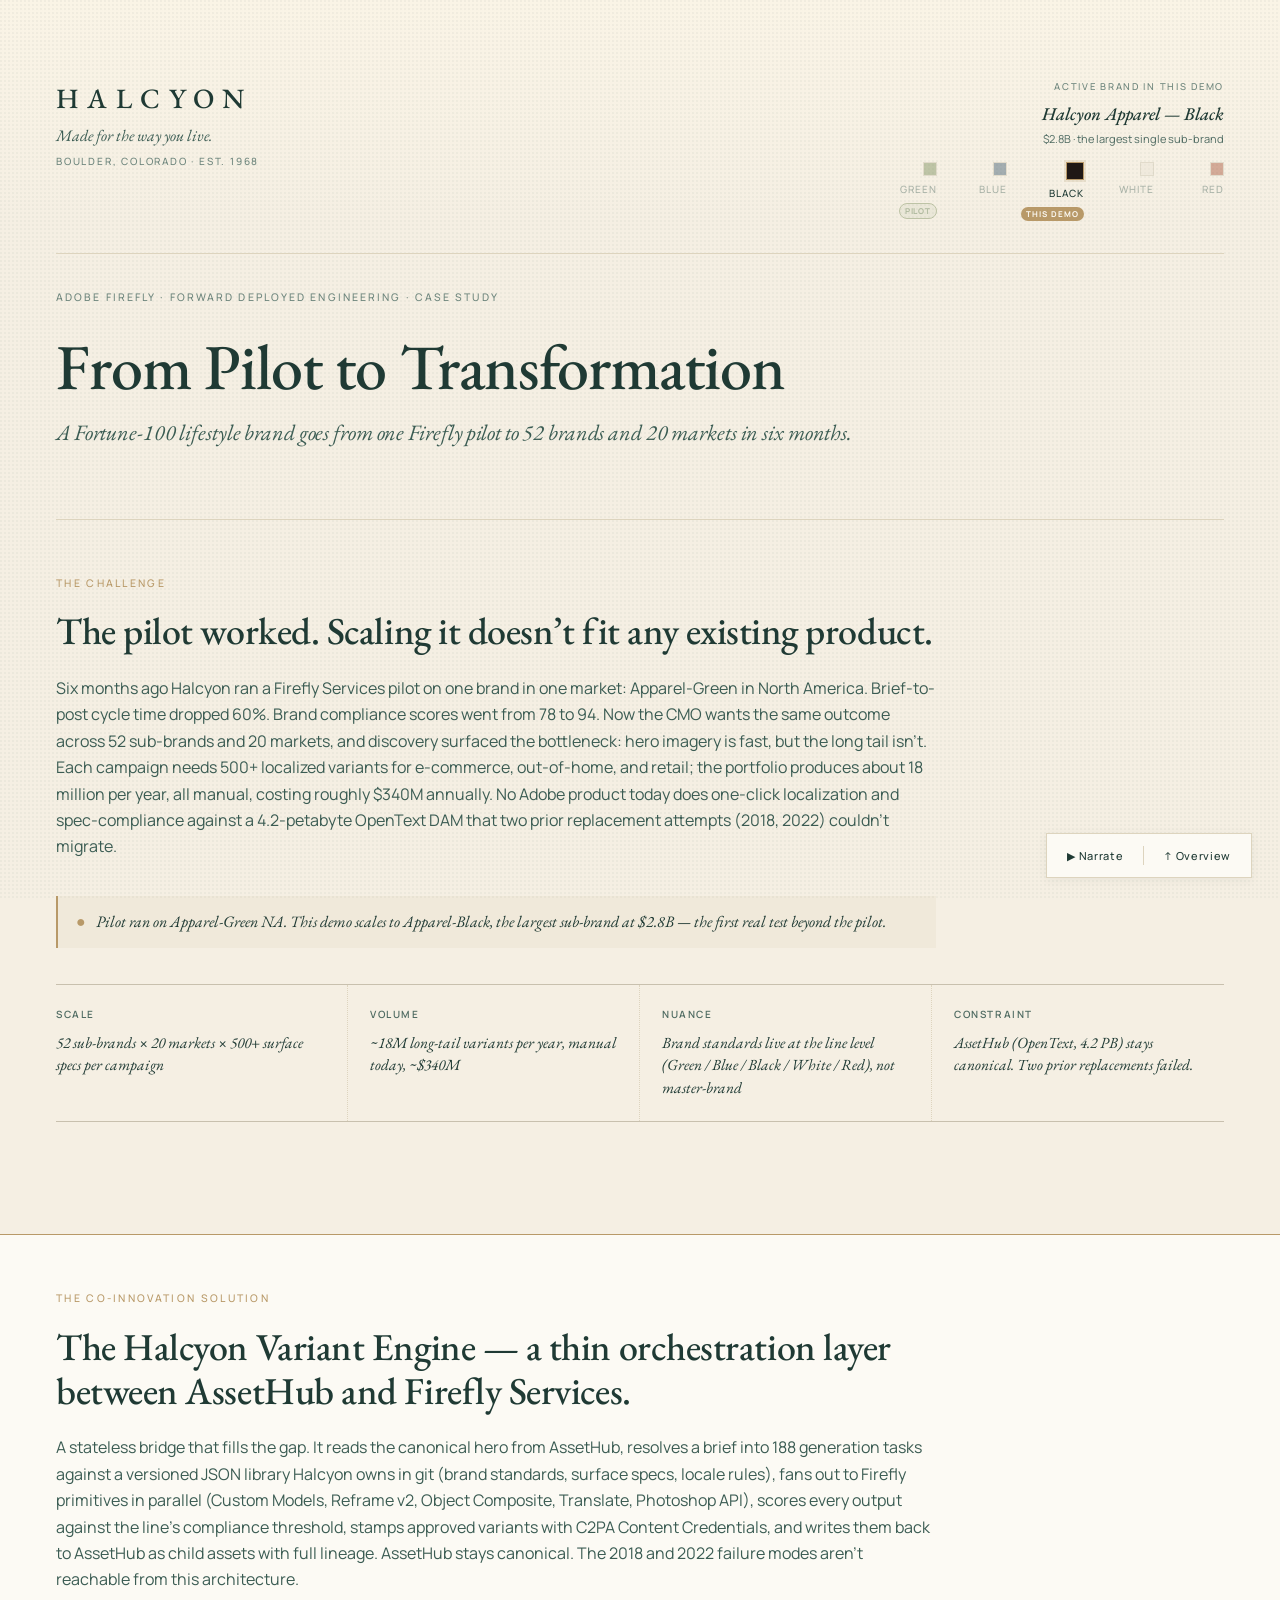
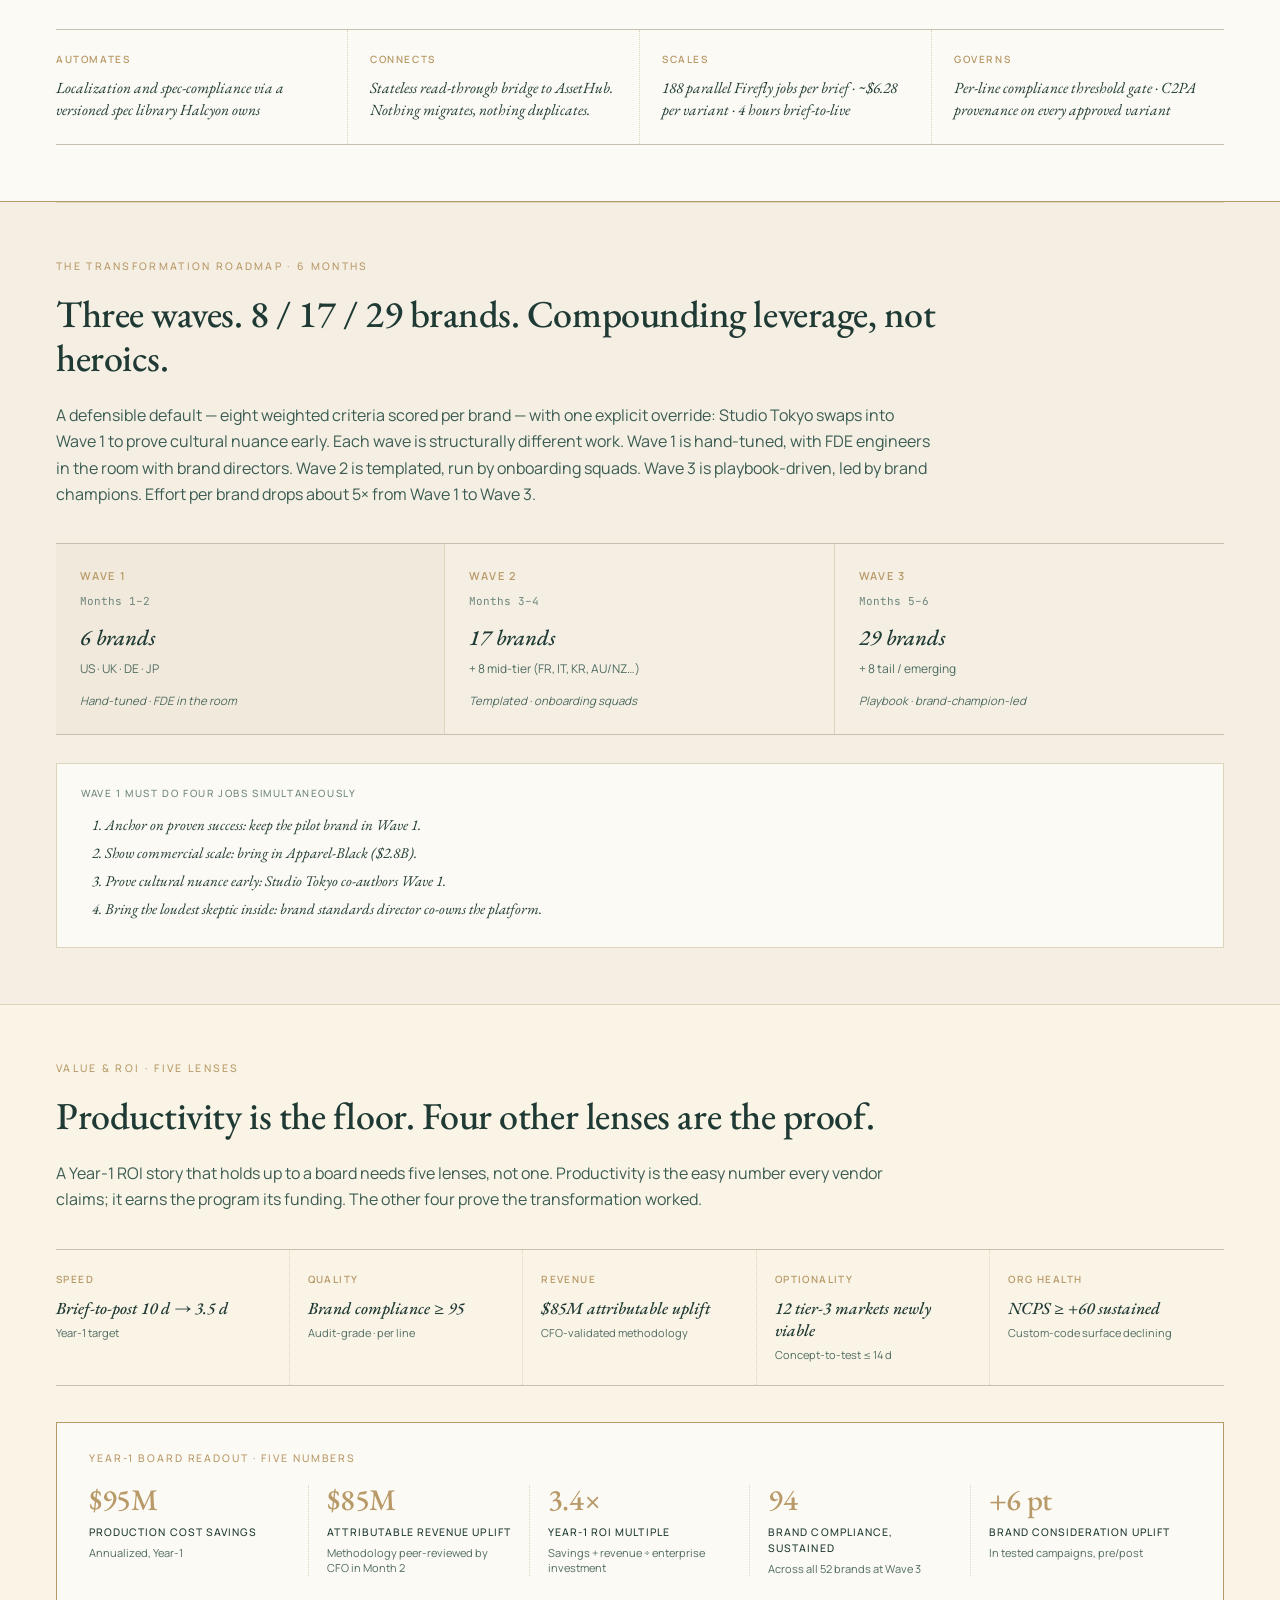
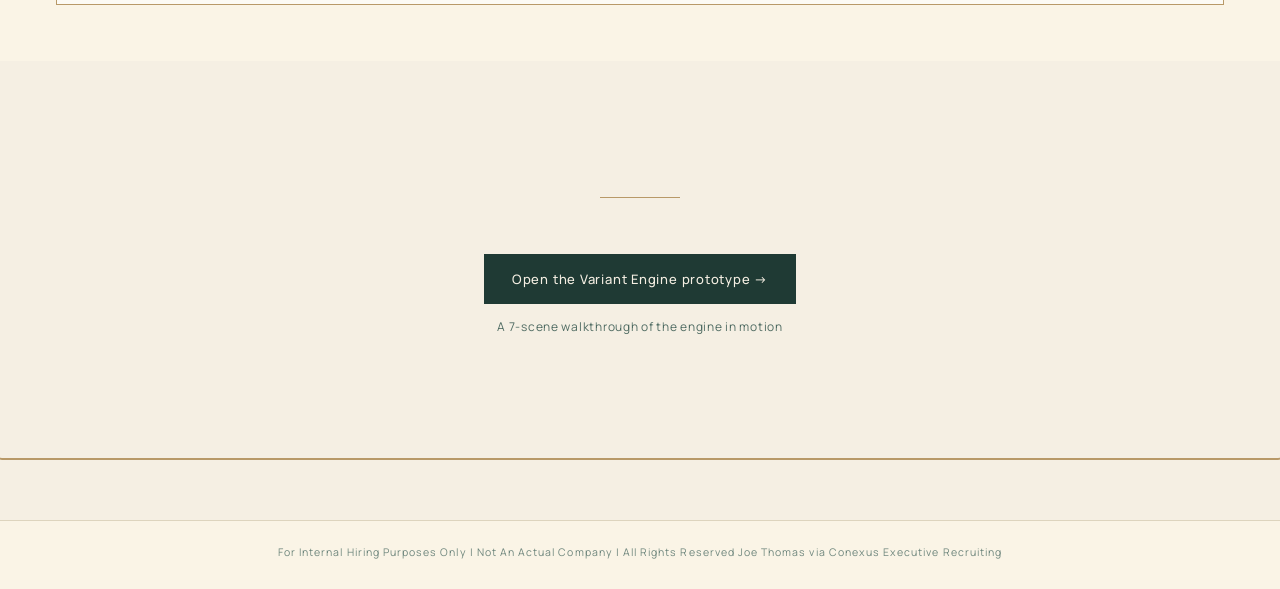
<file: index.html>
<!doctype html>
<html lang="en">
<head>
<meta charset="utf-8" />
<meta name="viewport" content="width=device-width, initial-scale=1" />
<meta name="description" content="The Halcyon Variant Engine — a Forward Deployed Engineering case study prototype showing how one brief becomes 188 brand-compliant, locale-aware variants in four hours.">
<meta name="theme-color" content="#1F3A34">
<title>From Pilot to Transformation · The Halcyon Variant Engine</title>

<link rel="preconnect" href="https://fonts.googleapis.com">
<link rel="preconnect" href="https://fonts.gstatic.com" crossorigin>
<link rel="preload" as="style" href="https://fonts.googleapis.com/css2?family=EB+Garamond:ital,wght@0,400;0,500;1,400;1,500&family=Manrope:wght@300;400;500;600&family=JetBrains+Mono:wght@400;500&family=Noto+Serif+JP:wght@400;500;700&family=Noto+Sans+JP:wght@400;500&family=Source+Sans+3:wght@400;500;600;700&display=swap">
<link rel="stylesheet" href="https://fonts.googleapis.com/css2?family=EB+Garamond:ital,wght@0,400;0,500;1,400;1,500&family=Manrope:wght@300;400;500;600&family=JetBrains+Mono:wght@400;500&family=Noto+Serif+JP:wght@400;500;700&family=Noto+Sans+JP:wght@400;500&family=Source+Sans+3:wght@400;500;600;700&display=swap">

<link rel="stylesheet" href="./style.css">
</head>
<body>

<a href="#main-content" class="skip-link">Skip to main content</a>

<main id="main-content">
  <!-- Act 0 — Challenge + Solution overview (pre-page) -->
  <section id="act-0" class="act act--0" aria-labelledby="a0-main-title" tabindex="-1"></section>

  <!-- Act 1 — Workflow Overview Page -->
  <section id="act-1" class="act act--1 hidden" aria-label="Variant Engine workflow overview" tabindex="-1"></section>

  <!-- Act 2 — Visual Walkthrough -->
  <section id="act-2" class="act act--2 hidden" aria-label="Variant Engine visual walkthrough" tabindex="-1">
    <div id="act2-brand-bar" class="act2-brand-bar" role="banner"></div>
    <nav id="breadcrumb-host" class="breadcrumb-host" aria-label="Pipeline progress"></nav>
    <h2 id="scene-title" class="scene-title" aria-live="polite"></h2>
    <div id="scene-stage" class="scene-stage" role="region" aria-label="Active scene"></div>
    <div id="scene-controls" class="scene-controls" role="group" aria-label="Scene navigation"></div>
  </section>

  <!-- End frame -->
  <section id="end-frame" class="end-frame hidden" aria-label="Closing summary" tabindex="-1"></section>
</main>


<!-- Mode + meta controls (always visible chrome — minimal) -->
<nav id="meta-controls" class="meta-controls" aria-label="Playback"></nav>

<!-- Persistent disclaimer footer -->
<footer class="site-footer" role="contentinfo">
  For Internal Hiring Purposes Only  |  Not An Actual Company  |  All Rights Reserved Joe Thomas via Conexus Executive Recruiting
</footer>

<script type="module" src="./app.js"></script>
</body>
</html>
</file>
<file: style.css>
/* style.css — built in chunks. Sections appended below. */

/* ============================================================
   §8.2  Color palette — exact hex values
   ============================================================ */
:root {
  --ink-deep:     #1F3A34;
  --ink-med:      #3B5C53;
  --ink-soft:     #4F6B62;  /* WCAG-AA: 4.5:1 on --cream */
  --ink-faint:    #6E867D;  /* WCAG-AA: 4.5:1 on --cream */

  --cream:        #F5EFE3;
  --cream-warm:   #FAF4E6;
  --paper:        #FCFAF4;
  --sand:         #E8E2D5;
  --rule:         #C8C0AE;
  --rule-soft:    #DDD4BE;

  --gold:         #B89968;
  --gold-soft:    #D4B98C;
  --accent-green: #6FA67D;
  --review-mute:  #A8A296;

  /* Adobe Spectrum tokens — used INSIDE depicted product surfaces */
  --spec-bg:        #FFFFFF;
  --spec-bg-alt:    #FAFAFA;
  --spec-bg-nav:    #F5F5F5;
  --spec-border:    #E1E1E1;
  --spec-border-2:  #CACACA;
  --spec-text-1:    #2C2C2C;
  --spec-text-2:    #464646;
  --spec-text-3:    #707070;
  --spec-text-4:    #959595;
  --spec-blue:      #1473E6;
  --spec-blue-2:    #0D66D0;
  --spec-blue-bg:   #E0F0FF;
  --spec-green:     #2D9D78;
  --spec-amber:     #E68619;
  --spec-red:       #D7373F;
  --spec-violet:    #6740CC;
  --adobe-red:      #EB1000;

  /* Apparel-Black tile palette per §9.2 */
  --tile-bg-top:    #3B3530;
  --tile-bg-bot:    #252220;
  --tile-bg-flat:   #2C2825;
  --tile-figure:    #4A423C;
  --tile-figure-hi: #5A524A;
  --tile-amazon-bg: #F7F2E8;

  /* Typography — §8.3 */
  --serif:  'EB Garamond', 'Iowan Old Style', 'Apple Garamond', Georgia, serif;
  --sans:   'Manrope', 'DM Sans', 'Plus Jakarta Sans', system-ui, -apple-system, BlinkMacSystemFont, sans-serif;
  --mono:   'JetBrains Mono', ui-monospace, 'SF Mono', Menlo, monospace;
  --jp-serif: 'Noto Serif JP', 'Hiragino Mincho ProN', 'Yu Mincho', serif;
  --jp-sans:  'Noto Sans JP', 'Hiragino Sans', 'Yu Gothic', sans-serif;
  /* Adobe Clean substitute (Source Sans 3 is open-source from Adobe) — used inside product surfaces */
  --adobe-clean: 'Source Sans 3', 'Adobe Clean', system-ui, -apple-system, sans-serif;

  /* Motion — §8.5 */
  --ease: cubic-bezier(0.22, 0.61, 0.36, 1);
  --dur-fast: 200ms;
  --dur-med: 350ms;
  --dur-slow: 600ms;

  /* Layout */
  --page-max: 1280px;
  --page-pad: 56px;
}

* { box-sizing: border-box; }

html, body {
  margin: 0;
  padding: 0;
  background: var(--cream);
  color: var(--ink-deep);
  font-family: var(--sans);
  font-weight: 400;
  font-size: 15px;
  line-height: 1.5;
  -webkit-font-smoothing: antialiased;
  -moz-osx-font-smoothing: grayscale;
  min-height: 100vh;
}

/* §8.4 — paper grain on the page background */
body::before {
  content: '';
  position: fixed;
  inset: 0;
  pointer-events: none;
  z-index: 0;
  background:
    radial-gradient(circle at 1px 1px, rgba(31,58,52,0.04) 1px, transparent 0) 0 0 / 4px 4px,
    linear-gradient(180deg, var(--cream-warm) 0%, var(--cream) 220px);
}

body > * { position: relative; z-index: 1; }

/* Hidden helper */
.hidden { display: none !important; }

/* P12-1 — A11Y skip link */
.skip-link {
  position: absolute;
  top: -40px;
  left: 0;
  background: var(--ink-deep);
  color: var(--cream);
  padding: 10px 16px;
  font-family: var(--sans);
  font-weight: 600;
  font-size: 13px;
  z-index: 100;
  text-decoration: none;
}
.skip-link:focus {
  top: 0;
  outline: 3px solid var(--gold);
  outline-offset: 2px;
}

/* P12-1 — Visible focus ring everywhere by default */
*:focus { outline: none; }
*:focus-visible {
  outline: 2px solid var(--gold);
  outline-offset: 2px;
  border-radius: 2px;
}

/* Screen reader only utility */
.sr-only {
  position: absolute;
  width: 1px; height: 1px;
  padding: 0; margin: -1px;
  overflow: hidden;
  clip: rect(0,0,0,0);
  white-space: nowrap;
  border: 0;
}

/* P12-1 — Honor prefers-reduced-motion */
@media (prefers-reduced-motion: reduce) {
  *, *::before, *::after {
    animation-duration: 0.01ms !important;
    animation-iteration-count: 1 !important;
    transition-duration: 0.01ms !important;
    scroll-behavior: auto !important;
  }
}

/* Typography defaults */
h1, h2, h3, h4 { font-family: var(--serif); font-weight: 500; margin: 0; color: var(--ink-deep); letter-spacing: -0.005em; }
p { margin: 0; }
button { font-family: inherit; cursor: pointer; }
a { color: inherit; }

.eyebrow {
  font-family: var(--sans);
  font-weight: 500;
  text-transform: uppercase;
  letter-spacing: 0.18em;
  font-size: 11px;
  color: var(--ink-faint);
}

.mono { font-family: var(--mono); font-size: 12.5px; }
.italic { font-style: italic; }

/* ============================================================
   Layout — Acts (shared)
   ============================================================ */
.act {
  width: 100%;
  max-width: var(--page-max);
  margin: 0 auto;
  padding: 80px var(--page-pad) 120px;
  animation: actEnter var(--dur-slow) var(--ease) both;
}

/* ============================================================
   P11 — Act 0 (pre-page)
   ============================================================ */
.act--0 .a0-eyebrow {
  font-family: var(--sans);
  font-weight: 500;
  text-transform: uppercase;
  letter-spacing: 0.20em;
  font-size: 10.5px;
  color: var(--ink-faint);
  margin: 36px 0 28px;
}
.act--0 .a0-title {
  font-family: var(--serif);
  font-weight: 500;
  font-size: 64px;
  line-height: 1.02;
  letter-spacing: -0.015em;
  margin-bottom: 18px;
  color: var(--ink-deep);
}
.act--0 .a0-subtitle {
  font-family: var(--serif);
  font-style: italic;
  font-weight: 400;
  font-size: 22px;
  color: var(--ink-med);
  line-height: 1.45;
  max-width: 880px;
  margin-bottom: 70px;
  letter-spacing: -0.005em;
}

.a0-block {
  padding: 56px 0;
  border-top: 1px solid var(--rule-soft);
}
.a0-block--solution {
  background: var(--paper);
  margin: 56px calc(-1 * var(--page-pad)) 0;
  padding: 56px var(--page-pad);
  border-top: 1px solid var(--gold);
  border-bottom: 1px solid var(--gold);
}
.a0-block--value {
  background: var(--cream-warm);
  margin: 0 calc(-1 * var(--page-pad));
  padding: 56px var(--page-pad);
}

.a0-section-eyebrow {
  font-family: var(--sans);
  font-weight: 500;
  text-transform: uppercase;
  letter-spacing: 0.22em;
  font-size: 10.5px;
  color: var(--gold);
  margin-bottom: 18px;
}

.a0-section-title {
  font-family: var(--serif);
  font-weight: 500;
  font-size: 38px;
  line-height: 1.15;
  letter-spacing: -0.012em;
  color: var(--ink-deep);
  margin-bottom: 22px;
  max-width: 920px;
}

.a0-section-body {
  font-family: var(--sans);
  font-size: 16px;
  line-height: 1.65;
  color: var(--ink-med);
  max-width: 880px;
  margin-bottom: 36px;
}

/* Pillars (4-column tag + line) */
.a0-pillars {
  display: grid;
  grid-template-columns: repeat(4, 1fr);
  gap: 0;
  border-top: 1px solid var(--rule);
  border-bottom: 1px solid var(--rule);
}
.a0-pillar {
  padding: 22px 22px 22px 0;
  border-right: 1px dotted var(--rule-soft);
}
.a0-pillar:nth-child(4n) { border-right: 0; }
.a0-pillar:not(:first-child) { padding-left: 22px; }
.a0-pillar__tag {
  font-family: var(--sans);
  font-weight: 600;
  text-transform: uppercase;
  letter-spacing: 0.16em;
  font-size: 10px;
  color: var(--ink-soft);
  margin-bottom: 10px;
}
.a0-pillar--gold .a0-pillar__tag { color: var(--gold); }
.a0-pillar__line {
  font-family: var(--serif);
  font-style: italic;
  font-size: 15.5px;
  line-height: 1.45;
  color: var(--ink-deep);
}

/* P12-3 — Stakeholders as a panel of seats around a table */
.a0-block--stakeholders { background: transparent; }

.a0-room {
  position: relative;
  display: grid;
  grid-template-columns: repeat(5, 1fr);
  column-gap: 24px;
  row-gap: 0;
  padding: 0 0 24px;
  margin-top: 12px;
}

.a0-room__table {
  position: absolute;
  left: 4%;
  right: 4%;
  top: 100px;
  height: 14px;
  background: linear-gradient(180deg, var(--ink-deep) 0%, #15282A 100%);
  border-radius: 7px;
  box-shadow: 0 6px 18px rgba(31,58,52,0.18);
  z-index: 0;
}

.a0-seat {
  position: relative;
  z-index: 1;
  display: flex;
  flex-direction: column;
  align-items: center;
  gap: 8px;
  padding: 8px 4px 18px;
  background: transparent;
  border: 0;
  cursor: pointer;
  font-family: var(--sans);
  text-align: center;
  transition: transform var(--dur-med) var(--ease);
}
.a0-seat:hover { transform: translateY(-2px); }
.a0-seat:focus-visible { outline: 2px solid var(--gold); outline-offset: 4px; border-radius: 4px; }

.a0-seat__avatar {
  width: 64px; height: 64px;
  border-radius: 50%;
  background: var(--paper);
  border: 2px solid var(--rule);
  display: flex;
  align-items: center;
  justify-content: center;
  font-family: var(--serif);
  font-style: italic;
  font-weight: 500;
  font-size: 26px;
  color: var(--ink-deep);
  transition: border-color var(--dur-med) var(--ease), background var(--dur-med) var(--ease);
}
.a0-seat:hover .a0-seat__avatar,
.a0-seat.is-active .a0-seat__avatar {
  border-color: var(--gold);
  background: var(--gold);
  color: var(--paper);
  box-shadow: 0 0 0 4px rgba(184,153,104,0.18);
}

.a0-seat__role {
  font-family: var(--serif);
  font-style: italic;
  font-weight: 500;
  font-size: 14px;
  color: var(--ink-deep);
  margin-top: 2px;
}
.a0-seat__hint {
  font-family: var(--sans);
  font-weight: 500;
  text-transform: uppercase;
  letter-spacing: 0.14em;
  font-size: 9px;
  color: var(--ink-faint);
}
.a0-seat__cue {
  font-family: var(--sans);
  font-size: 9.5px;
  color: var(--gold);
  letter-spacing: 0.10em;
  text-transform: uppercase;
  margin-top: 2px;
  opacity: 0.65;
  transition: opacity var(--dur-med) var(--ease);
}
.a0-seat:hover .a0-seat__cue { opacity: 1; }
.a0-seat.is-active .a0-seat__cue { color: var(--ink-deep); }

/* Speech bubble — shown directly below the seat that's active */
.a0-bubble {
  grid-column: span 5;
  background: var(--paper);
  border: 1px solid var(--gold);
  box-shadow: 0 4px 18px rgba(31,58,52,0.10);
  padding: 22px 28px 24px;
  margin: 26px 0 0;
  display: none;
  position: relative;
  max-width: 760px;
}
.a0-bubble.is-visible {
  display: block;
  animation: bubbleIn 250ms var(--ease) both;
}
.a0-bubble__tail {
  position: absolute;
  top: -8px;
  left: 48px;
  width: 14px; height: 14px;
  background: var(--paper);
  border-left: 1px solid var(--gold);
  border-top: 1px solid var(--gold);
  transform: rotate(45deg);
}
/* Position tail under the active seat */
.a0-bubble[data-bubble="0"] .a0-bubble__tail { left: 6%; }
.a0-bubble[data-bubble="1"] .a0-bubble__tail { left: 24%; }
.a0-bubble[data-bubble="2"] .a0-bubble__tail { left: 44%; }
.a0-bubble[data-bubble="3"] .a0-bubble__tail { left: 64%; }
.a0-bubble[data-bubble="4"] .a0-bubble__tail { left: 84%; }

.a0-bubble__attr {
  display: block;
  font-family: var(--sans);
  font-weight: 500;
  text-transform: uppercase;
  letter-spacing: 0.18em;
  font-size: 10px;
  color: var(--gold);
  margin-bottom: 12px;
  padding-bottom: 10px;
  border-bottom: 1px solid var(--rule-soft);
}
.a0-bubble__body {
  display: block;
  font-family: var(--serif);
  font-style: italic;
  font-weight: 400;
  font-size: 19px;
  line-height: 1.5;
  color: var(--ink-deep);
}
@keyframes bubbleIn {
  from { opacity: 0; transform: translateY(-4px); }
  to   { opacity: 1; transform: translateY(0); }
}

/* Roadmap waves */
.a0-waves {
  display: grid;
  grid-template-columns: 1fr 1fr 1fr;
  gap: 0;
  border-top: 1px solid var(--rule);
  border-bottom: 1px solid var(--rule);
  margin-bottom: 28px;
}
.a0-wave {
  padding: 24px 24px 24px 0;
  border-right: 1px solid var(--rule-soft);
}
.a0-wave:last-child { border-right: 0; }
.a0-wave:not(:first-child) { padding-left: 24px; }
.a0-wave.is-first { background: rgba(184,153,104,0.06); padding-left: 24px; }
.a0-wave__num {
  font-family: var(--sans);
  font-weight: 600;
  text-transform: uppercase;
  letter-spacing: 0.16em;
  font-size: 11px;
  color: var(--gold);
  margin-bottom: 8px;
}
.a0-wave__months {
  font-family: var(--mono);
  font-size: 11px;
  color: var(--ink-faint);
  margin-bottom: 12px;
}
.a0-wave__brands {
  font-family: var(--serif);
  font-style: italic;
  font-weight: 500;
  font-size: 22px;
  color: var(--ink-deep);
  margin-bottom: 6px;
}
.a0-wave__markets {
  font-family: var(--sans);
  font-size: 12px;
  color: var(--ink-soft);
  margin-bottom: 14px;
}
.a0-wave__char {
  font-family: var(--sans);
  font-size: 11.5px;
  color: var(--ink-soft);
  font-style: italic;
}

.a0-wave1-jobs {
  margin-top: 18px;
  padding: 22px 24px;
  background: var(--paper);
  border: 1px solid var(--rule-soft);
}
.a0-wave1-jobs__label {
  font-family: var(--sans);
  font-weight: 500;
  text-transform: uppercase;
  letter-spacing: 0.16em;
  font-size: 10px;
  color: var(--ink-faint);
  margin-bottom: 12px;
}
.a0-wave1-jobs__list {
  font-family: var(--serif);
  font-style: italic;
  font-size: 15px;
  color: var(--ink-deep);
  line-height: 1.6;
  margin: 0;
  padding-left: 24px;
}
.a0-wave1-jobs__list li { margin-bottom: 4px; }

/* Value lenses */
.a0-lenses {
  display: grid;
  grid-template-columns: repeat(5, 1fr);
  gap: 0;
  border-top: 1px solid var(--rule);
  border-bottom: 1px solid var(--rule);
  margin-bottom: 36px;
}
.a0-lens {
  padding: 22px 18px 22px 0;
  border-right: 1px dotted var(--rule-soft);
}
.a0-lens:last-child { border-right: 0; }
.a0-lens:not(:first-child) { padding-left: 18px; }
.a0-lens__name {
  font-family: var(--sans);
  font-weight: 600;
  text-transform: uppercase;
  letter-spacing: 0.14em;
  font-size: 10px;
  color: var(--gold);
  margin-bottom: 10px;
}
.a0-lens__metric {
  font-family: var(--serif);
  font-style: italic;
  font-weight: 500;
  font-size: 17px;
  color: var(--ink-deep);
  line-height: 1.3;
  margin-bottom: 6px;
}
.a0-lens__y1 {
  font-family: var(--sans);
  font-size: 11px;
  color: var(--ink-soft);
}

.a0-board {
  background: var(--paper);
  border: 1px solid var(--gold);
  padding: 28px 32px;
}
.a0-board__label {
  font-family: var(--sans);
  font-weight: 500;
  text-transform: uppercase;
  letter-spacing: 0.18em;
  font-size: 10.5px;
  color: var(--gold);
  margin-bottom: 18px;
}
.a0-board__grid {
  display: grid;
  grid-template-columns: repeat(5, 1fr);
  gap: 0;
}
.a0-board__num {
  padding: 0 18px;
  border-right: 1px dotted var(--rule-soft);
}
.a0-board__num:first-child { padding-left: 0; }
.a0-board__num:last-child  { border-right: 0; padding-right: 0; }
.a0-board__value {
  font-family: var(--serif);
  font-weight: 500;
  font-size: 30px;
  color: var(--gold);
  letter-spacing: -0.01em;
  line-height: 1;
  margin-bottom: 10px;
  font-variant-numeric: tabular-nums;
}
.a0-board__name {
  font-family: var(--sans);
  font-weight: 500;
  text-transform: uppercase;
  letter-spacing: 0.10em;
  font-size: 10.5px;
  color: var(--ink-deep);
  margin-bottom: 4px;
}
.a0-board__sub {
  font-family: var(--sans);
  font-size: 11px;
  color: var(--ink-soft);
  line-height: 1.4;
}

/* CTA into Act 1 */
.a0-cta {
  text-align: center;
  margin-top: 72px;
  padding-top: 64px;
}
.a0-cta__rule {
  width: 80px;
  height: 1px;
  background: var(--gold);
  margin: 0 auto 56px;
}
.a0-cta__foot {
  margin-top: 14px;
  font-family: var(--sans);
  font-size: 12px;
  color: var(--ink-soft);
  letter-spacing: 0.06em;
}

@keyframes actEnter {
  from { opacity: 0; transform: translateY(8px); }
  to   { opacity: 1; transform: translateY(0); }
}

@keyframes actExit {
  from { opacity: 1; transform: translateY(0); }
  to   { opacity: 0; transform: translateY(6px); }
}

.act--exiting { animation: actExit 600ms var(--ease) both; }

.act--1 .a1-eyebrow {
  font-family: var(--sans);
  font-weight: 500;
  text-transform: uppercase;
  letter-spacing: 0.20em;
  font-size: 10.5px;
  color: var(--ink-faint);
  margin: 36px 0 28px;
}

/* ============================================================
   P9-1 — HALCYON brand identity strip
   ============================================================ */
.brand-strip {
  display: grid;
  grid-template-columns: 1fr 1fr;
  gap: 48px;
  align-items: start;
  padding-bottom: 32px;
  border-bottom: 1px solid var(--rule-soft);
  margin-bottom: 12px;
}

.brand-strip__wordmark {
  font-family: var(--serif);
  font-weight: 500;
  font-size: 28px;
  letter-spacing: 0.30em;
  color: var(--ink-deep);
  margin-bottom: 8px;
  display: block;
}
.brand-strip__wordmark--link {
  background: transparent;
  border: 0;
  padding: 0;
  cursor: pointer;
  text-align: left;
  transition: color var(--dur-fast) var(--ease);
}
.brand-strip__wordmark--link:hover { color: var(--gold); }
.brand-strip__wordmark--link:focus-visible { outline: 2px solid var(--gold); outline-offset: 4px; }

.brand-strip__tag {
  font-family: var(--serif);
  font-style: italic;
  font-size: 16px;
  color: var(--ink-med);
  margin-bottom: 6px;
}

.brand-strip__founded {
  font-family: var(--sans);
  font-weight: 500;
  text-transform: uppercase;
  letter-spacing: 0.18em;
  font-size: 10px;
  color: var(--ink-faint);
}

.brand-strip__right { text-align: right; }

.brand-strip__active-label {
  font-family: var(--sans);
  font-weight: 500;
  text-transform: uppercase;
  letter-spacing: 0.18em;
  font-size: 9.5px;
  color: var(--ink-faint);
  margin-bottom: 6px;
}

.brand-strip__active {
  font-family: var(--serif);
  font-style: italic;
  font-weight: 500;
  font-size: 18px;
  color: var(--ink-deep);
  margin-bottom: 4px;
}

.brand-strip__active-foot {
  font-family: var(--sans);
  font-size: 11px;
  color: var(--ink-soft);
  margin-bottom: 14px;
}

.brand-strip__lines {
  display: flex;
  justify-content: flex-end;
  gap: 14px;
}

.brand-line {
  display: flex;
  align-items: center;
  gap: 6px;
  opacity: 0.45;
  transition: opacity var(--dur-med) var(--ease);
}
.brand-line.is-active {
  opacity: 1;
}
.brand-line__swatch {
  display: inline-block;
  width: 14px;
  height: 14px;
  border: 1px solid var(--rule);
}
.brand-line.is-active .brand-line__swatch {
  width: 18px;
  height: 18px;
  border-color: var(--gold);
  box-shadow: 0 0 0 2px rgba(184,153,104,0.18);
}
.brand-line__code {
  font-family: var(--sans);
  font-weight: 500;
  text-transform: uppercase;
  letter-spacing: 0.10em;
  font-size: 10px;
  color: var(--ink-soft);
}
.brand-line.is-active .brand-line__code { color: var(--ink-deep); }

.brand-line { flex-direction: column; align-items: flex-end; gap: 4px; min-width: 56px; }
.brand-line .brand-line__swatch + .brand-line__code { margin-top: 2px; }

.brand-line__badge {
  display: inline-block;
  font-family: var(--sans);
  font-weight: 700;
  font-size: 8px;
  letter-spacing: 0.12em;
  padding: 1px 5px;
  border-radius: 8px;
  margin-top: 2px;
}
.brand-line.is-pilot .brand-line__badge {
  background: rgba(122,143,92,0.18);
  color: #5C7A4D;
  border: 1px solid #7A8F5C;
}
.brand-line.is-active .brand-line__badge {
  background: var(--gold);
  color: var(--paper);
}

/* P12-2 — Pilot/Demo lineage line under Challenge body */
.a0-lineage {
  display: flex;
  align-items: baseline;
  gap: 10px;
  font-family: var(--serif);
  font-style: italic;
  font-size: 16px;
  color: var(--ink-deep);
  background: rgba(184,153,104,0.07);
  border-left: 2px solid var(--gold);
  padding: 14px 18px;
  margin-bottom: 36px;
  max-width: 880px;
  line-height: 1.5;
}
.a0-lineage__bullet { color: var(--gold); font-style: normal; flex-shrink: 0; }

/* ============================================================
   P9-2 — Hero line + headline metric strip
   ============================================================ */
.a1-hero-line {
  font-family: var(--serif);
  font-weight: 500;
  font-style: italic;
  font-size: 30px;
  color: var(--ink-deep);
  letter-spacing: -0.005em;
  margin: 14px 0 44px;
}

.a1-metric-strip {
  display: grid;
  grid-template-columns: repeat(4, 1fr);
  gap: 0;
  border-top: 1px solid var(--rule);
  border-bottom: 1px solid var(--rule);
  padding: 28px 0;
  margin-bottom: 56px;
}

.a1-metric {
  padding: 0 28px;
  border-right: 1px dotted var(--rule-soft);
}
.a1-metric:last-child { border-right: 0; }

.a1-metric__value {
  font-family: var(--serif);
  font-weight: 500;
  font-size: 28px;
  color: var(--gold);
  letter-spacing: -0.01em;
  margin-bottom: 8px;
  line-height: 1.05;
  font-variant-numeric: tabular-nums;
}

.a1-metric__label {
  font-family: var(--sans);
  font-weight: 500;
  font-size: 11px;
  text-transform: uppercase;
  letter-spacing: 0.16em;
  color: var(--ink-deep);
  margin-bottom: 6px;
}

.a1-metric__foot {
  font-family: var(--sans);
  font-size: 11px;
  color: var(--ink-soft);
  line-height: 1.4;
}

/* Section eyebrows above the pipeline + bridge */
.a1-section-eyebrow {
  font-family: var(--sans);
  font-weight: 500;
  text-transform: uppercase;
  letter-spacing: 0.22em;
  font-size: 10.5px;
  color: var(--ink-faint);
  margin: 0 0 26px;
  padding-top: 16px;
}

.act--1 .a1-title {
  font-family: var(--serif);
  font-weight: 500;
  font-size: 56px;
  line-height: 1.05;
  margin-bottom: 10px;
  letter-spacing: -0.012em;
}

.act--1 .a1-subtitle {
  font-family: var(--serif);
  font-style: italic;
  font-weight: 400;
  font-size: 20px;
  color: var(--ink-med);
  margin-bottom: 24px;
  letter-spacing: -0.005em;
}

.a1-rule { display: none; }

.a1-cta-foot {
  margin-top: 12px;
  font-family: var(--sans);
  font-size: 11px;
  color: var(--ink-faint);
  letter-spacing: 0.10em;
  text-transform: uppercase;
}

/* ============================================================
   Pipeline (Act 1 hero + Act 2 breadcrumb share styles)
   ============================================================ */
.pipeline {
  position: relative;
  display: grid;
  grid-template-columns: repeat(8, 1fr);
  gap: 0;
  align-items: start;
  padding: 0 8px;
  margin-bottom: 80px;
}

.pipeline__line {
  position: absolute;
  top: 16px;
  left: 6%;
  right: 6%;
  height: 1px;
  background: var(--rule);
  z-index: 0;
}

.pipeline-node {
  position: relative;
  display: flex;
  flex-direction: column;
  align-items: center;
  text-align: center;
  background: transparent;
  border: 0;
  padding: 0;
  cursor: pointer;
  z-index: 1;
}

.pipeline-node__dot {
  width: 12px;
  height: 12px;
  border-radius: 50%;
  background: var(--ink-deep);
  margin-bottom: 14px;
  transition: transform var(--dur-med) var(--ease), background var(--dur-med) var(--ease);
}

.pipeline-node[data-state="past"]    .pipeline-node__dot { background: var(--ink-soft); }
.pipeline-node[data-state="future"]  .pipeline-node__dot { background: var(--ink-faint); }
.pipeline-node[data-state="active"]  .pipeline-node__dot { background: var(--gold); transform: scale(1.4); box-shadow: 0 0 0 4px rgba(184,153,104,0.18); }

.pipeline-node__num {
  font-family: var(--serif);
  font-style: italic;
  font-size: 13px;
  color: var(--ink-faint);
  margin-bottom: 6px;
}

.pipeline-node__label {
  font-family: var(--sans);
  font-weight: 600;
  font-size: 13px;
  color: var(--ink-deep);
  letter-spacing: -0.005em;
  margin-bottom: 2px;
}

.pipeline-node__sub {
  font-family: var(--sans);
  font-weight: 400;
  font-size: 11px;
  color: var(--ink-soft);
  margin-bottom: 8px;
}

.pipeline-node__primitive {
  font-family: var(--mono);
  font-size: 9.5px;
  color: var(--gold);
  line-height: 1.35;
  display: block;
  max-width: 130px;
  margin: 0 auto;
  padding: 0 4px;
}

/* Hover caption (small floating tile next to node) */
.pipeline-caption {
  position: absolute;
  top: 100%;
  left: 50%;
  transform: translate(-50%, 8px);
  width: 220px;
  background: var(--paper);
  border: 1px solid var(--rule-soft);
  padding: 12px 14px;
  z-index: 5;
  opacity: 0;
  pointer-events: none;
  transition: opacity 200ms var(--ease);
  box-shadow: 0 2px 8px rgba(31,58,52,0.06);
}

.pipeline-node:hover .pipeline-caption,
.pipeline-node:focus-visible .pipeline-caption { opacity: 1; }

.pipeline-caption__name {
  font-family: var(--sans);
  font-weight: 600;
  font-size: 12px;
  color: var(--ink-deep);
  margin-bottom: 4px;
}

.pipeline-caption__primitive {
  font-family: var(--mono);
  font-size: 10px;
  color: var(--gold);
  margin-bottom: 6px;
  line-height: 1.35;
}

.pipeline-caption__desc {
  font-family: var(--sans);
  font-size: 11.5px;
  color: var(--ink-soft);
  line-height: 1.45;
}

/* ============================================================
   Bridge diagram (Act 1) — narrated, with failure-mode footnotes
   ============================================================ */
.bridge {
  margin: 8px auto 56px;
  max-width: 980px;
  padding: 24px 32px 28px;
  background: var(--paper);
  border: 1px solid var(--rule-soft);
  position: relative;
}

.bridge__svg { display: block; width: 100%; height: auto; }

.bridge__caption {
  margin-top: 18px;
  text-align: center;
  font-family: var(--serif);
  font-style: italic;
  font-size: 15px;
  color: var(--ink-soft);
  line-height: 1.55;
}

.bridge__failnotes {
  margin-top: 24px;
  padding-top: 22px;
  border-top: 1px dotted var(--rule-soft);
  display: grid;
  grid-template-columns: 1fr 1fr 1fr;
  gap: 28px;
}

.bridge__failnote {
  font-family: var(--sans);
  font-size: 11.5px;
  color: var(--ink-soft);
  line-height: 1.55;
  position: relative;
  padding-left: 0;
}

.bridge__failtag {
  display: inline-block;
  font-family: var(--mono);
  font-weight: 500;
  font-size: 10px;
  background: var(--cream-warm);
  border: 1px solid var(--rule);
  color: var(--ink-deep);
  padding: 2px 6px;
  margin-right: 6px;
  letter-spacing: 0.04em;
}

.bridge__failnote--resolve {
  font-family: var(--serif);
  font-style: italic;
  font-size: 13.5px;
  color: var(--gold);
  border-left: 2px solid var(--gold);
  padding-left: 14px;
  line-height: 1.5;
}

/* ============================================================
   Act 1 orient + CTA
   ============================================================ */
.a1-orient {
  max-width: 640px;
  margin: 0 auto 56px;
  text-align: center;
  font-family: var(--serif);
  font-size: 18px;
  font-style: italic;
  font-weight: 400;
  color: var(--ink-med);
  line-height: 1.6;
}

.a1-cta-row { text-align: center; margin-top: 24px; }

.btn-primary {
  display: inline-block;
  background: var(--ink-deep);
  color: var(--cream);
  border: 0;
  font-family: var(--sans);
  font-weight: 500;
  font-size: 13px;
  letter-spacing: 0.06em;
  padding: 16px 28px;
  text-transform: none;
  cursor: pointer;
  transition: background var(--dur-med) var(--ease), transform var(--dur-med) var(--ease);
}

.btn-primary:hover { background: #15282A; transform: translateY(-1px); }

.btn-secondary {
  background: transparent;
  border: 1px solid var(--rule);
  color: var(--ink-deep);
  font-family: var(--sans);
  font-weight: 500;
  font-size: 12px;
  padding: 12px 22px;
  cursor: pointer;
  letter-spacing: 0.04em;
  transition: border-color var(--dur-med) var(--ease);
}
.btn-secondary:hover { border-color: var(--ink-soft); }

/* ============================================================
   Act 2 — chrome, breadcrumb, scene stage
   ============================================================ */
.act--2 {
  padding-top: 0;
  padding-bottom: 80px;
}

.act2-brand-bar {
  display: flex;
  justify-content: space-between;
  align-items: center;
  padding: 18px 0;
  border-bottom: 1px solid var(--rule-soft);
  margin-bottom: 8px;
}
.act2-brand-bar__left { display: flex; align-items: center; gap: 18px; }
.act2-brand-bar__wordmark {
  font-family: var(--serif);
  font-weight: 500;
  font-size: 18px;
  letter-spacing: 0.30em;
  color: var(--ink-deep);
}
.act2-brand-bar__wordmark--link {
  background: transparent;
  border: 0;
  padding: 0;
  cursor: pointer;
  transition: color var(--dur-fast) var(--ease);
}
.act2-brand-bar__wordmark--link:hover { color: var(--gold); }
.act2-brand-bar__wordmark--link:focus-visible { outline: 2px solid var(--gold); outline-offset: 4px; }
.act2-brand-bar__sep {
  width: 1px; height: 18px; background: var(--rule);
}
.act2-brand-bar__active {
  font-family: var(--serif);
  font-style: italic;
  font-weight: 500;
  font-size: 14px;
  color: var(--ink-deep);
}
.act2-brand-bar__campaign {
  font-family: var(--sans);
  font-size: 11px;
  color: var(--ink-soft);
  display: inline-flex;
  align-items: center;
  gap: 6px;
}
.act2-brand-bar__campaign .dot {
  width: 6px; height: 6px;
  background: var(--accent-green);
  border-radius: 50%;
  display: inline-block;
  animation: pulse 1.6s ease-in-out infinite;
}
.act2-brand-bar__demo {
  font-family: var(--sans);
  font-weight: 500;
  text-transform: uppercase;
  letter-spacing: 0.20em;
  font-size: 9.5px;
  color: var(--ink-faint);
}

.breadcrumb-host {
  position: sticky;
  top: 0;
  background: linear-gradient(180deg, var(--cream) 70%, rgba(245,239,227,0));
  padding: 18px 0 22px;
  z-index: 4;
  margin-bottom: 24px;
}

.breadcrumb {
  display: grid;
  grid-template-columns: repeat(8, 1fr);
  gap: 0;
  position: relative;
  padding: 0 12px;
}

.breadcrumb__line {
  position: absolute;
  top: 6px;
  left: 8%;
  right: 8%;
  height: 1px;
  background: var(--rule-soft);
}

.breadcrumb-node {
  display: flex;
  flex-direction: column;
  align-items: center;
  background: transparent;
  border: 0;
  padding: 0;
  cursor: pointer;
  position: relative;
  z-index: 1;
  transition: opacity var(--dur-med) var(--ease);
}

.breadcrumb-node:disabled { cursor: default; opacity: 0.55; }

.breadcrumb-node__dot {
  width: 8px;
  height: 8px;
  border-radius: 50%;
  background: var(--ink-faint);
  margin-bottom: 8px;
  transition: transform var(--dur-med) var(--ease), background var(--dur-med) var(--ease);
}

.breadcrumb-node[data-state="past"]   .breadcrumb-node__dot { background: var(--ink-soft); }
.breadcrumb-node[data-state="active"] .breadcrumb-node__dot { background: var(--gold); transform: scale(1.4); }

.breadcrumb-node__label {
  font-family: var(--sans);
  font-weight: 500;
  font-size: 9.5px;
  text-transform: uppercase;
  letter-spacing: 0.10em;
  color: var(--ink-faint);
}
.breadcrumb-node[data-state="past"]   .breadcrumb-node__label { color: var(--ink-soft); }
.breadcrumb-node[data-state="active"] .breadcrumb-node__label { color: var(--ink-deep); }

/* Scene title + P9-4 caption */
.scene-title {
  margin: 8px var(--page-pad) 26px;
  display: flex;
  flex-direction: column;
  gap: 8px;
}

.scene-title__label {
  font-family: var(--serif);
  font-weight: 500;
  font-size: 26px;
  color: var(--ink-deep);
  letter-spacing: -0.005em;
}

.scene-title__caption {
  font-family: var(--serif);
  font-style: italic;
  font-weight: 400;
  font-size: 16px;
  color: var(--ink-med);
  line-height: 1.5;
  max-width: 880px;
  letter-spacing: -0.003em;
}

/* Scene stage */
.scene-stage {
  margin: 0 var(--page-pad);
  min-height: 420px;
}

.scene-stage > .scene { animation: actEnter 450ms var(--ease) both; }

/* ============================================================
   Scene controls (bottom)
   ============================================================ */
.scene-controls {
  display: flex;
  justify-content: center;
  align-items: center;
  gap: 12px;
  margin: 56px var(--page-pad) 0;
  padding-top: 32px;
  border-top: 1px solid var(--rule-soft);
}

.scene-controls .ctrl {
  background: transparent;
  border: 1px solid var(--rule);
  color: var(--ink-deep);
  font-family: var(--sans);
  font-weight: 500;
  font-size: 11.5px;
  letter-spacing: 0.06em;
  padding: 10px 18px;
  cursor: pointer;
  transition: border-color var(--dur-med) var(--ease), color var(--dur-med) var(--ease);
}
.scene-controls .ctrl:hover { border-color: var(--ink-soft); }
.scene-controls .ctrl:disabled { color: var(--ink-faint); border-color: var(--rule-soft); cursor: default; }
.scene-controls .ctrl--primary { background: var(--ink-deep); color: var(--cream); border-color: var(--ink-deep); }
.scene-controls .ctrl--primary:hover { background: #15282A; }

/* ============================================================
   Margin log — bottom strip in Act 2
   ============================================================ */
.margin-log {
  margin: 64px var(--page-pad) 0;
  padding-top: 18px;
  border-top: 1px dotted var(--rule-soft);
  display: flex;
  flex-direction: column;
  gap: 4px;
  font-size: 11px;
  color: var(--ink-faint);
  font-family: var(--sans);
  min-height: 24px;
}

.margin-log__entry {
  display: grid;
  grid-template-columns: 24px 180px 1fr;
  gap: 12px;
  align-items: baseline;
  animation: actEnter 350ms var(--ease) both;
}

.margin-log__pin {
  font-family: var(--serif);
  font-style: italic;
  color: var(--gold);
  text-align: right;
}

.margin-log__attr {
  font-weight: 500;
  text-transform: uppercase;
  letter-spacing: 0.12em;
  font-size: 9.5px;
  color: var(--ink-soft);
}

.margin-log__quote {
  font-family: var(--serif);
  font-style: italic;
  font-size: 12px;
  color: var(--ink-soft);
  line-height: 1.5;
  white-space: nowrap;
  overflow: hidden;
  text-overflow: ellipsis;
}

/* ============================================================
   Meta controls (narrate toggle, return-to-overview)
   ============================================================ */
.meta-controls {
  position: fixed;
  bottom: 22px;
  right: 28px;
  z-index: 8;
  display: flex;
  gap: 8px;
  background: var(--paper);
  border: 1px solid var(--rule-soft);
  padding: 8px 10px;
  box-shadow: 0 2px 10px rgba(31,58,52,0.06);
}

.meta-controls .meta-btn {
  background: transparent;
  border: 0;
  font-family: var(--sans);
  font-weight: 500;
  font-size: 11px;
  letter-spacing: 0.06em;
  color: var(--ink-deep);
  padding: 6px 10px;
  cursor: pointer;
  transition: color var(--dur-med) var(--ease);
}
.meta-controls .meta-btn:hover { color: var(--gold); }
.meta-controls .meta-btn--active { color: var(--gold); }
.meta-controls .meta-divider { width: 1px; background: var(--rule-soft); margin: 4px 2px; }

/* P12-4 — Persistent disclaimer footer */
.site-footer {
  text-align: center;
  padding: 24px var(--page-pad) 28px;
  font-family: var(--sans);
  font-size: 10.5px;
  letter-spacing: 0.10em;
  color: var(--ink-faint);
  border-top: 1px solid var(--rule-soft);
  margin-top: 64px;
  background: var(--cream-warm);
}
@media (max-width: 720px) {
  .site-footer { font-size: 9.5px; padding: 18px 16px; letter-spacing: 0.06em; }
}

/* ============================================================
   §10 Cues — marker (Option A footnote pin), card, pointer
   ============================================================ */

/* The marker is positioned by JS as an inline-block at anchor element.
   It is the small superscript ° in --gold per §10.1 Option A. */
.cue-marker {
  display: inline-flex;
  align-items: center;
  justify-content: center;
  position: relative;
  background: var(--paper);
  border: 1px solid var(--gold);
  border-radius: 50%;
  font-family: var(--serif);
  font-weight: 500;
  font-size: 11px;
  color: var(--gold);
  cursor: pointer;
  padding: 0;
  width: 22px;
  height: 22px;
  line-height: 1;
  transition: color var(--dur-fast) var(--ease), transform var(--dur-fast) var(--ease), background var(--dur-fast) var(--ease);
  box-shadow: 0 1px 4px rgba(31,58,52,0.10);
}

.cue-marker::before {
  content: '';
  display: none;
}

.cue-marker .cue-marker__id {
  font-family: var(--serif);
  font-style: italic;
  font-weight: 500;
  font-size: 11.5px;
  color: var(--gold);
  margin: 0;
}

.cue-marker:hover, .cue-marker.is-active {
  background: var(--gold);
  color: var(--paper);
}
.cue-marker:hover .cue-marker__id, .cue-marker.is-active .cue-marker__id {
  color: var(--paper);
}

.cue-marker:focus-visible { outline: 2px solid var(--gold-soft); outline-offset: 2px; }

/* Overlay container that hosts cards + pointers, position: fixed */
.cue-overlay {
  position: fixed;
  inset: 0;
  pointer-events: none;
  z-index: 6;
}

.cue-overlay > * { pointer-events: auto; }

/* P9-5 Cue card — larger, more presence */
.cue-card {
  position: absolute;
  width: 340px;
  background: var(--paper);
  border: 1px solid var(--gold);
  box-shadow: 0 4px 20px rgba(31,58,52,0.12), 0 0 0 4px rgba(184,153,104,0.08);
  padding: 22px 26px 24px;
  opacity: 0;
  transform: translateY(4px);
  transition: opacity 250ms var(--ease), transform 250ms var(--ease);
}

.cue-card.is-visible {
  opacity: 1;
  transform: translateY(0);
}

.cue-card__attr {
  font-family: var(--sans);
  font-weight: 500;
  font-size: 10px;
  letter-spacing: 0.18em;
  text-transform: uppercase;
  color: var(--gold);
  margin-bottom: 12px;
  border-bottom: 1px solid var(--rule-soft);
  padding-bottom: 10px;
}

.cue-card__body {
  font-family: var(--serif);
  font-style: italic;
  font-weight: 400;
  font-size: 17px;
  line-height: 1.5;
  color: var(--ink-deep);
  letter-spacing: -0.003em;
}

/* P9-5 Anchor highlight — the element the marker is attached to glows softly */
.cue-anchor--lit {
  box-shadow: 0 0 0 3px rgba(184,153,104,0.22), 0 0 0 1px var(--gold);
  background-color: rgba(184,153,104,0.06);
  transition: box-shadow 280ms var(--ease), background-color 280ms var(--ease);
}

.cue-card__close {
  position: absolute;
  top: 6px;
  right: 8px;
  background: transparent;
  border: 0;
  color: var(--ink-faint);
  cursor: pointer;
  font-size: 14px;
  line-height: 1;
  padding: 4px 6px;
}
.cue-card__close:hover { color: var(--ink-soft); }

/* Pointer line (SVG, drawn on entry) */
.cue-pointer {
  position: absolute;
  pointer-events: none;
  overflow: visible;
}
.cue-pointer__line {
  fill: none;
  stroke: var(--gold);
  stroke-width: 1;
  stroke-dasharray: 200;
  stroke-dashoffset: 200;
  transition: stroke-dashoffset 250ms var(--ease);
}
.cue-pointer.is-visible .cue-pointer__line { stroke-dashoffset: 0; }
.cue-pointer__dot { fill: var(--gold); opacity: 0; transition: opacity 200ms var(--ease) 200ms; }
.cue-pointer.is-visible .cue-pointer__dot { opacity: 1; }

/* ============================================================
   P10 — Adobe product surface shell. Spectrum-inflected.
   Each Act 2 scene mounts inside one of these to feel like a real
   Adobe product window the viewer is watching over the user's shoulder.
   ============================================================ */
.adobe-surface {
  background: var(--spec-bg);
  border: 1px solid var(--spec-border-2);
  border-radius: 4px;
  font-family: var(--adobe-clean);
  color: var(--spec-text-1);
  overflow: hidden;
  box-shadow: 0 4px 24px rgba(31,58,52,0.08);
  position: relative;
}

/* Top app bar (Adobe Spectrum-style) */
.surface__appbar {
  display: flex;
  align-items: center;
  height: 44px;
  background: #2C2C2C;
  color: #E1E1E1;
  padding: 0 14px;
  font-family: var(--adobe-clean);
  font-size: 13px;
  gap: 14px;
}
.surface__appbar .adobe-mark { flex-shrink: 0; }
.surface__appbar-product {
  font-weight: 600;
  font-size: 13.5px;
  color: #FFFFFF;
  letter-spacing: -0.01em;
}
.surface__appbar-sub {
  font-weight: 400;
  font-size: 12px;
  color: #B0B0B0;
}
.surface__appbar-spacer { flex: 1; }
.surface__appbar-workspace {
  font-size: 12px;
  font-weight: 500;
  color: #E1E1E1;
  padding: 4px 10px;
  border: 1px solid #4A4A4A;
  border-radius: 3px;
  background: #383838;
}
.surface__appbar-user {
  font-size: 12px;
  color: #B0B0B0;
  display: inline-flex;
  align-items: center;
  gap: 4px;
}

/* Workspace below appbar — left nav + main content */
.surface__workspace {
  display: grid;
  grid-template-columns: 200px 1fr;
  min-height: 480px;
}

.surface__nav {
  background: var(--spec-bg-nav);
  border-right: 1px solid var(--spec-border);
  padding: 14px 0;
}
.surface__nav-item {
  display: flex;
  align-items: center;
  gap: 8px;
  padding: 8px 18px;
  font-family: var(--adobe-clean);
  font-size: 13px;
  font-weight: 500;
  color: var(--spec-text-2);
  cursor: default;
}
.surface__nav-item.is-active {
  background: var(--spec-blue-bg);
  color: var(--spec-blue);
  border-left: 3px solid var(--spec-blue);
  padding-left: 15px;
}
.surface__nav-item::before {
  content: '';
  width: 14px; height: 14px;
  background: currentColor;
  opacity: 0.5;
  border-radius: 2px;
  flex-shrink: 0;
}
.surface__nav-item.is-active::before { opacity: 1; }

.surface__main {
  background: var(--spec-bg);
  padding: 0;
  display: flex;
  flex-direction: column;
}

/* Subnav / breadcrumb under main */
.surface__subnav {
  display: flex;
  align-items: center;
  gap: 16px;
  padding: 12px 22px;
  border-bottom: 1px solid var(--spec-border);
  background: var(--spec-bg-alt);
  font-family: var(--adobe-clean);
  font-size: 12.5px;
  color: var(--spec-text-2);
}
.surface__crumb { color: var(--spec-text-3); }
.surface__crumb-sep { color: var(--spec-text-4); }
.surface__crumb-current { color: var(--spec-text-1); font-weight: 600; }
.surface__subnav-spacer { flex: 1; }
.surface__subnav-action {
  font-size: 12px;
  font-weight: 600;
  color: var(--spec-blue);
  cursor: pointer;
}

.surface__title {
  padding: 18px 22px 6px;
  font-family: var(--adobe-clean);
  font-weight: 700;
  font-size: 22px;
  color: var(--spec-text-1);
  letter-spacing: -0.005em;
}
.surface__subtitle {
  padding: 0 22px 18px;
  font-family: var(--adobe-clean);
  font-size: 13px;
  color: var(--spec-text-3);
}

.surface__body {
  padding: 22px;
  flex: 1;
}

/* Spectrum buttons */
.spec-btn {
  font-family: var(--adobe-clean);
  font-weight: 600;
  font-size: 13px;
  padding: 7px 16px;
  border-radius: 16px;
  border: 1px solid var(--spec-border-2);
  background: var(--spec-bg);
  color: var(--spec-text-1);
  cursor: pointer;
  transition: all 150ms ease;
}
.spec-btn:hover { border-color: var(--spec-text-2); }
.spec-btn--cta {
  background: var(--spec-blue);
  border-color: var(--spec-blue);
  color: #FFFFFF;
}
.spec-btn--cta:hover { background: var(--spec-blue-2); border-color: var(--spec-blue-2); }
.spec-btn--cta.is-pulsing { box-shadow: 0 0 0 3px rgba(20,115,230,0.28); }

/* Spectrum status pill */
.spec-pill {
  display: inline-flex;
  align-items: center;
  gap: 5px;
  padding: 2px 10px;
  border-radius: 10px;
  font-family: var(--adobe-clean);
  font-weight: 600;
  font-size: 11px;
  text-transform: capitalize;
}
.spec-pill .dot { width: 6px; height: 6px; border-radius: 50%; display: inline-block; }
.spec-pill--running { background: rgba(20,115,230,0.10); color: var(--spec-blue); }
.spec-pill--running .dot { background: var(--spec-blue); animation: pulse 1.6s ease-in-out infinite; }
.spec-pill--done    { background: rgba(45,157,120,0.10); color: var(--spec-green); }
.spec-pill--done    .dot { background: var(--spec-green); }
.spec-pill--queued  { background: rgba(112,112,112,0.10); color: var(--spec-text-3); }
.spec-pill--queued  .dot { background: var(--spec-text-4); }
.spec-pill--review  { background: rgba(230,134,25,0.12); color: var(--spec-amber); }
.spec-pill--review  .dot { background: var(--spec-amber); }
.spec-pill--live    { background: rgba(45,157,120,0.10); color: var(--spec-green); }
.spec-pill--live    .dot { background: var(--spec-green); animation: pulse 1.6s ease-in-out infinite; }
.spec-pill--scheduled { background: rgba(103,64,204,0.10); color: var(--spec-violet); }
.spec-pill--scheduled .dot { background: var(--spec-violet); }

/* ============================================================
   Legacy stylized panel — kept for end-frame & small surfaces
   ============================================================ */
.panel {
  background: var(--paper);
  border: 1px solid var(--rule-soft);
  padding: 0;
  position: relative;
}

.panel__chrome {
  display: flex;
  align-items: center;
  justify-content: space-between;
  padding: 12px 18px;
  border-bottom: 1px solid var(--rule-soft);
  background: var(--cream-warm);
  font-family: var(--sans);
  font-weight: 500;
  font-size: 11px;
  letter-spacing: 0.10em;
  color: var(--ink-soft);
  text-transform: uppercase;
}

.panel__body { padding: 24px 28px 28px; }

/* ============================================================
   Scene 1 — Brief Intake form
   ============================================================ */
.brief-form { max-width: 720px; margin: 0 auto; }

.brief-form .field {
  display: grid;
  grid-template-columns: 160px 1fr;
  gap: 18px;
  align-items: baseline;
  margin-bottom: 16px;
  padding-bottom: 10px;
  border-bottom: 1px dotted var(--rule-soft);
}

.brief-form .field__label {
  font-family: var(--sans);
  font-weight: 500;
  font-size: 11px;
  letter-spacing: 0.10em;
  text-transform: uppercase;
  color: var(--ink-soft);
}

.brief-form .field__value {
  font-family: var(--sans);
  font-weight: 500;
  font-size: 14px;
  color: var(--ink-deep);
  position: relative;
  min-height: 18px;
}
.brief-form .field__value.mono { font-family: var(--mono); font-size: 12.5px; }

.brief-form .field__value .caret {
  display: inline-block;
  width: 1px;
  height: 14px;
  background: var(--ink-deep);
  vertical-align: -2px;
  margin-left: 1px;
  animation: caret 1s steps(2) infinite;
}
.brief-form .field__value.is-done .caret { display: none; }

@keyframes caret {
  0%, 50%   { opacity: 1; }
  51%, 100% { opacity: 0; }
}

.brief-form .pills {
  display: inline-flex;
  gap: 8px;
  flex-wrap: wrap;
}

.brief-form .pill {
  display: inline-block;
  padding: 4px 10px;
  background: transparent;
  border: 1px solid var(--rule);
  font-family: var(--sans);
  font-weight: 500;
  font-size: 11px;
  letter-spacing: 0.04em;
  color: var(--ink-deep);
  opacity: 0;
  transform: translateY(2px);
  transition: opacity 250ms var(--ease), transform 250ms var(--ease);
}
.brief-form .pill.is-visible { opacity: 1; transform: translateY(0); }

.brief-form .surfaces-grid {
  display: grid;
  grid-template-columns: 1fr 1fr;
  gap: 8px 24px;
  margin-top: 4px;
}

.brief-form .surface-row {
  display: flex;
  align-items: center;
  gap: 8px;
  font-family: var(--sans);
  font-size: 13px;
  color: var(--ink-deep);
  opacity: 0;
  transition: opacity 200ms var(--ease);
}
.brief-form .surface-row.is-visible { opacity: 1; }
.brief-form .surface-row .check { color: var(--gold); font-size: 11px; }

.brief-form .estimate-line {
  font-family: var(--serif);
  font-size: 18px;
  font-weight: 500;
  color: var(--ink-deep);
}
.brief-form .estimate-line .estimate-num { color: var(--gold); font-style: italic; font-size: 22px; }
.brief-form .estimate-line .estimate-note {
  display: block;
  font-family: var(--sans);
  font-style: normal;
  font-weight: 400;
  font-size: 11.5px;
  color: var(--ink-faint);
  margin-top: 4px;
  letter-spacing: 0.02em;
}

.brief-form .form-actions {
  display: flex;
  justify-content: flex-end;
  gap: 12px;
  margin-top: 28px;
  padding-top: 18px;
  border-top: 1px solid var(--rule-soft);
}
.brief-form .form-actions .btn-primary { font-size: 12px; padding: 12px 22px; transition: box-shadow var(--dur-med); }
.brief-form .form-actions .btn-primary.is-pulsing { box-shadow: 0 0 0 4px rgba(184,153,104,0.25); }

/* P10 — GenStudio form (Spectrum) */
.gs-form { max-width: 720px; }
.gs-field {
  display: grid;
  grid-template-columns: 160px 1fr;
  gap: 24px;
  align-items: baseline;
  margin-bottom: 20px;
  padding-bottom: 16px;
  border-bottom: 1px solid var(--spec-border);
}
.gs-field__label {
  font-family: var(--adobe-clean);
  font-weight: 600;
  font-size: 12px;
  color: var(--spec-text-2);
  text-transform: none;
  letter-spacing: 0;
}
.gs-field__input {
  font-family: var(--adobe-clean);
  font-weight: 400;
  font-size: 14px;
  color: var(--spec-text-1);
  border: 1px solid var(--spec-border-2);
  border-radius: 4px;
  padding: 8px 12px;
  min-height: 32px;
  background: var(--spec-bg);
}
.gs-field__input--mono { font-family: var(--mono); font-size: 12.5px; }
.gs-field__input.is-done { border-color: var(--spec-green); }
.gs-caret {
  display: inline-block;
  width: 1.5px;
  height: 14px;
  background: var(--spec-blue);
  vertical-align: -2px;
  margin-left: 1px;
  animation: caret 1s steps(2) infinite;
}
.gs-field__input.is-done .gs-caret { display: none; }

.gs-pills { display: flex; flex-wrap: wrap; gap: 6px; padding: 4px 0; }
.gs-pill {
  font-family: var(--adobe-clean);
  font-weight: 600;
  font-size: 12px;
  color: var(--spec-blue);
  background: var(--spec-blue-bg);
  padding: 4px 10px;
  border-radius: 11px;
  opacity: 0;
  transform: translateY(2px);
  transition: opacity 250ms var(--ease), transform 250ms var(--ease);
}
.gs-pill.is-visible { opacity: 1; transform: translateY(0); }

.gs-checks { display: grid; grid-template-columns: 1fr 1fr; gap: 8px 16px; padding: 4px 0; }
.gs-check {
  display: flex;
  align-items: center;
  gap: 8px;
  font-family: var(--adobe-clean);
  font-size: 13px;
  color: var(--spec-text-1);
  opacity: 0;
  transition: opacity 200ms var(--ease);
}
.gs-check.is-visible { opacity: 1; }
.gs-check__box {
  width: 14px; height: 14px;
  background: var(--spec-blue);
  border: 1px solid var(--spec-blue);
  border-radius: 2px;
  display: inline-flex;
  align-items: center;
  justify-content: center;
  flex-shrink: 0;
}
.gs-check__mark { color: #fff; font-size: 10px; font-weight: 700; line-height: 1; }

.gs-estimate {
  display: flex;
  align-items: baseline;
  gap: 12px;
}
.gs-estimate__num {
  font-family: var(--adobe-clean);
  font-weight: 700;
  font-size: 32px;
  color: var(--spec-blue);
  line-height: 1;
  font-variant-numeric: tabular-nums;
}
.gs-estimate__note {
  font-family: var(--adobe-clean);
  font-size: 12px;
  color: var(--spec-text-3);
}

.gs-actions {
  display: flex;
  justify-content: flex-end;
  gap: 10px;
  margin-top: 16px;
  padding-top: 18px;
  border-top: 1px solid var(--spec-border);
}

/* P10 — AEM Assets workspace */
.aem-workspace {
  display: grid;
  grid-template-columns: 220px 1fr 280px;
  min-height: 520px;
}
.aem-tree {
  background: var(--spec-bg-nav);
  border-right: 1px solid var(--spec-border);
  padding: 14px 0;
}
.aem-tree__title {
  font-family: var(--adobe-clean);
  font-weight: 700;
  font-size: 10.5px;
  letter-spacing: 0.10em;
  color: var(--spec-text-3);
  padding: 4px 16px 10px;
}
.aem-tree__item {
  font-family: var(--adobe-clean);
  font-size: 13px;
  color: var(--spec-text-2);
  padding: 5px 12px;
  cursor: default;
  white-space: nowrap;
  overflow: hidden;
  text-overflow: ellipsis;
}
.aem-tree__item--folder { font-weight: 500; }
.aem-tree__item.is-selected {
  background: var(--spec-blue-bg);
  color: var(--spec-blue);
  font-weight: 600;
}
.aem-tree__chev, .aem-tree__file {
  display: inline-block;
  width: 12px;
  color: var(--spec-text-4);
  margin-right: 6px;
  font-size: 9px;
}

.aem-grid {
  background: var(--spec-bg);
  display: flex;
  flex-direction: column;
}
.aem-grid__chrome {
  display: flex;
  align-items: center;
  gap: 4px;
  padding: 10px 18px;
  border-bottom: 1px solid var(--spec-border);
  background: var(--spec-bg-alt);
  font-family: var(--adobe-clean);
  font-size: 12px;
  color: var(--spec-text-2);
}
.aem-crumb { color: var(--spec-text-3); }
.aem-crumb-sep { color: var(--spec-text-4); margin: 0 2px; }
.aem-crumb-current { color: var(--spec-text-1); font-weight: 600; }
.aem-toolbar-btn {
  font-family: var(--adobe-clean);
  font-size: 14px;
  color: var(--spec-text-3);
  padding: 2px 8px;
  cursor: default;
}

.aem-grid > .aem-card { margin: 18px 18px 0; }

.aem-card {
  border: 1px solid var(--spec-border);
  background: var(--spec-bg);
  padding: 12px;
  display: flex;
  flex-direction: column;
}
.aem-card--selected {
  border: 2px solid var(--spec-blue);
  box-shadow: 0 0 0 2px var(--spec-blue-bg);
}
.aem-card--ghost {
  display: none; /* Show only the selected hero in the grid for clarity */
}
.aem-card__thumb {
  width: 100%;
  aspect-ratio: 2 / 3;
  background-color: var(--tile-bg-flat);
  background-size: cover;
  background-position: center;
  margin-bottom: 10px;
}
.aem-card__name {
  font-family: var(--mono);
  font-size: 12px;
  color: var(--spec-text-1);
  font-weight: 500;
  margin-bottom: 4px;
}
.aem-card__type {
  font-family: var(--adobe-clean);
  font-size: 11px;
  color: var(--spec-text-3);
}

.aem-meta {
  background: var(--spec-bg-alt);
  border-left: 1px solid var(--spec-border);
  padding: 18px;
  display: flex;
  flex-direction: column;
}
.aem-meta__header { margin-bottom: 18px; padding-bottom: 14px; border-bottom: 1px solid var(--spec-border); }
.aem-meta__name {
  font-family: var(--adobe-clean);
  font-weight: 700;
  font-size: 15px;
  color: var(--spec-text-1);
  margin-bottom: 4px;
}
.aem-meta__path {
  font-family: var(--mono);
  font-size: 11px;
  color: var(--spec-text-3);
  word-break: break-all;
}

.aem-meta__rows {
  display: flex;
  flex-direction: column;
  gap: 12px;
  flex: 1;
}
.aem-meta__row {
  display: grid;
  grid-template-columns: 90px 1fr;
  gap: 10px;
  font-family: var(--adobe-clean);
  font-size: 12px;
  color: var(--spec-text-1);
  opacity: 0;
  transition: opacity 250ms var(--ease);
}
.aem-meta__row.is-visible { opacity: 1; }
.aem-meta__row .k {
  font-weight: 600;
  font-size: 10.5px;
  text-transform: uppercase;
  letter-spacing: 0.06em;
  color: var(--spec-text-3);
}
.aem-meta__row.highlight {
  background: rgba(20,115,230,0.06);
  margin: -8px -10px;
  padding: 8px 10px;
  border-left: 3px solid var(--spec-blue);
  border-radius: 2px;
}
.aem-meta__row.highlight .v {
  color: var(--spec-blue);
  font-weight: 600;
}
.aem-pulse {
  display: inline-block;
  width: 6px; height: 6px;
  background: var(--spec-green);
  border-radius: 50%;
  margin-right: 6px;
  vertical-align: middle;
  animation: pulse 1.6s ease-in-out infinite;
}

.aem-meta__footer { margin-top: 18px; padding-top: 14px; border-top: 1px solid var(--spec-border); }

/* P10 — VS Code-style editor */
.vscode {
  background: #1E1E1E;
  color: #D4D4D4;
  font-family: -apple-system, BlinkMacSystemFont, 'Segoe UI', sans-serif;
  border-color: #1E1E1E;
}
.vscode__titlebar {
  display: flex;
  align-items: center;
  gap: 6px;
  padding: 8px 12px;
  background: #3C3C3C;
  border-bottom: 1px solid #1E1E1E;
  font-size: 12px;
  color: #CCCCCC;
}
.vscode__win {
  width: 12px; height: 12px; border-radius: 50%;
  background: #FF5F56;
}
.vscode__win--y { background: #FFBD2E; }
.vscode__win--g { background: #27C93F; }
.vscode__title { margin-left: 12px; font-weight: 500; }
.vscode__branch {
  font-family: var(--mono);
  font-size: 11px;
  color: #ABABAB;
}

.vscode__workspace {
  display: grid;
  grid-template-columns: 48px 220px 1fr;
  min-height: 480px;
}

.vscode__activity-bar {
  background: #333333;
  display: flex;
  flex-direction: column;
  align-items: center;
  padding: 12px 0;
  gap: 18px;
}
.vscode__activity-icon {
  width: 28px; height: 28px;
  display: flex;
  align-items: center;
  justify-content: center;
  font-size: 16px;
  color: #858585;
  border-left: 2px solid transparent;
}
.vscode__activity-icon--active { color: #FFFFFF; border-left-color: #FFFFFF; }

.vscode__sidebar {
  background: #252526;
  padding: 12px 0;
  border-right: 1px solid #1E1E1E;
}
.vscode__explorer-title {
  font-size: 11px;
  font-weight: 700;
  letter-spacing: 0.06em;
  color: #BBBBBB;
  padding: 4px 16px 8px;
}
.vscode__explorer-folder {
  font-size: 12px;
  font-weight: 700;
  color: #CCCCCC;
  padding: 4px 12px;
  letter-spacing: 0.04em;
}
.vscode__explorer-file {
  display: flex;
  align-items: center;
  gap: 8px;
  font-size: 13px;
  color: #CCCCCC;
  padding: 3px 12px 3px 28px;
  cursor: default;
}
.vscode__explorer-file.is-active {
  background: #37373D;
}
.vscode__file-icon {
  display: inline-block;
  width: 14px;
  color: #519ABA;
  font-family: var(--mono);
  font-size: 11px;
  text-align: center;
}

.vscode__editor-pane {
  background: #1E1E1E;
  display: flex;
  flex-direction: column;
}
.vscode__tabs {
  display: flex;
  background: #2D2D2D;
  border-bottom: 1px solid #1E1E1E;
}
.vscode__tab {
  display: flex;
  align-items: center;
  gap: 6px;
  padding: 8px 14px;
  font-size: 13px;
  color: #969696;
  background: #2D2D2D;
  border: 0;
  border-right: 1px solid #1E1E1E;
  cursor: pointer;
}
.vscode__tab.is-active {
  background: #1E1E1E;
  color: #FFFFFF;
  border-top: 1px solid #007ACC;
  margin-top: -1px;
}
.vscode__tab-close {
  margin-left: 6px;
  color: #858585;
  font-size: 14px;
}
.vscode__breadcrumb {
  padding: 6px 18px;
  font-size: 12px;
  color: #858585;
  background: #1E1E1E;
  border-bottom: 1px solid #2D2D2D;
}

.vscode__body {
  font-family: var(--mono);
  font-size: 13px;
  line-height: 1.65;
  padding: 14px 0 22px;
  background: #1E1E1E;
  color: #D4D4D4;
  flex: 1;
  overflow: auto;
  max-height: 400px;
}
.vscode__line {
  display: grid;
  grid-template-columns: 56px 1fr;
  gap: 0;
  padding: 0;
  white-space: pre;
}
.vscode__line-num {
  color: #858585;
  text-align: right;
  padding-right: 18px;
  user-select: none;
  font-size: 12px;
}
.vscode__line.is-highlight {
  background: rgba(184,153,104,0.16);
  border-left: 2px solid #B89968;
  margin-left: -2px;
}
.vscode__line-content { color: #D4D4D4; }

.tk-key   { color: #9CDCFE; }
.tk-str   { color: #CE9178; }
.tk-num   { color: #B5CEA8; }
.tk-bool  { color: #569CD6; }
.tk-punct { color: #D4D4D4; }

.vscode__statusbar {
  display: flex;
  align-items: center;
  height: 24px;
  background: #007ACC;
  padding: 0 12px;
  gap: 14px;
  font-size: 11.5px;
  color: #FFFFFF;
  font-family: -apple-system, sans-serif;
}
.vscode__status-item { display: inline-flex; align-items: center; gap: 4px; }
.vscode__status-item--engine {
  background: rgba(255,255,255,0.15);
  padding: 0 8px;
  margin: 0 -8px 0 0;
  height: 100%;
  display: inline-flex;
  align-items: center;
}

/* P10 — Firefly Services console */
.ff-stats {
  display: grid;
  grid-template-columns: repeat(4, 1fr);
  gap: 0;
  padding: 22px;
  border-bottom: 1px solid var(--spec-border);
}
.ff-stat { padding: 0 22px; border-right: 1px solid var(--spec-border); }
.ff-stat:first-child { padding-left: 0; }
.ff-stat:last-child { border-right: 0; padding-right: 0; }
.ff-stat__label {
  font-family: var(--adobe-clean);
  font-weight: 600;
  font-size: 11px;
  text-transform: uppercase;
  letter-spacing: 0.06em;
  color: var(--spec-text-3);
  margin-bottom: 6px;
}
.ff-stat__value {
  font-family: var(--adobe-clean);
  font-weight: 700;
  font-size: 26px;
  color: var(--spec-text-1);
  letter-spacing: -0.01em;
  line-height: 1;
  margin-bottom: 6px;
  font-variant-numeric: tabular-nums;
}
.ff-stat__sub {
  font-family: var(--adobe-clean);
  font-size: 11px;
  color: var(--spec-text-3);
}

.ff-table { padding: 0 0 16px; }
.ff-table__head, .ff-row {
  display: grid;
  grid-template-columns: 100px 90px 110px 60px 1fr 80px 24px;
  gap: 16px;
  padding: 9px 22px;
  align-items: center;
  font-family: var(--adobe-clean);
  font-size: 12.5px;
}
.ff-table__head {
  background: var(--spec-bg-alt);
  border-top: 1px solid var(--spec-border);
  border-bottom: 1px solid var(--spec-border);
  color: var(--spec-text-3);
  font-weight: 600;
  font-size: 11px;
  letter-spacing: 0.06em;
  text-transform: uppercase;
  padding: 8px 22px;
}
.ff-row {
  color: var(--spec-text-1);
  border-bottom: 1px solid var(--spec-border);
}
.ff-row__id, .ff-row__surface { font-family: var(--mono); font-size: 11.5px; color: var(--spec-text-2); }
.ff-row__market {
  font-family: var(--adobe-clean);
  font-weight: 600;
  font-size: 11px;
  color: var(--spec-text-2);
  background: var(--spec-bg-alt);
  padding: 2px 8px;
  border-radius: 8px;
  text-align: center;
}
.ff-row__primitive { color: var(--spec-text-1); }
.ff-row__started { color: var(--spec-text-3); text-align: right; font-size: 11px; }
.ff-row__action { color: var(--spec-text-4); cursor: default; text-align: center; }

.ff-legend {
  display: flex;
  align-items: center;
  gap: 10px;
  padding: 14px 22px;
  border-top: 1px solid var(--spec-border);
  background: var(--spec-bg-alt);
}

/* P10 — Brand Check */
.bc-stats {
  display: grid;
  grid-template-columns: repeat(4, 1fr);
  gap: 0;
  padding: 22px;
  border-bottom: 1px solid var(--spec-border);
}
.bc-grid {
  display: grid;
  grid-template-columns: repeat(8, 1fr);
  gap: 12px;
  padding: 22px;
  background: var(--spec-bg-alt);
}
.bc-tile {
  position: relative;
  aspect-ratio: 1 / 1;
  background: var(--tile-bg-flat);
  border: 1px solid var(--spec-border);
  border-radius: 3px;
  overflow: hidden;
}
.bc-tile__photo {
  position: absolute;
  inset: 0;
  background-size: cover;
  background-position: center;
  background-color: var(--tile-bg-flat);
  filter: saturate(0.7) contrast(1.05);
}
.bc-tile__score {
  position: absolute;
  bottom: 4px;
  right: 4px;
  font-family: var(--mono);
  font-size: 11px;
  color: #FFFFFF;
  background: rgba(0,0,0,0.65);
  padding: 2px 6px;
  border-radius: 2px;
  font-weight: 500;
  z-index: 1;
}
.bc-tile.is-flagged { filter: saturate(0.4) brightness(0.95); }
.bc-tile.is-flagged::after {
  content: '⚐';
  position: absolute;
  top: 4px;
  right: 6px;
  color: var(--spec-amber);
  font-size: 14px;
  z-index: 2;
}
.bc-tile.has-c2pa::before {
  content: 'C2PA ✓';
  position: absolute;
  top: 4px;
  left: 4px;
  font-family: var(--adobe-clean);
  font-size: 9px;
  font-weight: 700;
  color: #FFFFFF;
  background: var(--spec-blue);
  padding: 2px 5px;
  border-radius: 2px;
  z-index: 2;
  animation: c2paIn 350ms var(--ease) both;
}

.bc-c2pa {
  display: flex;
  align-items: center;
  gap: 18px;
  padding: 22px;
  border-top: 1px solid var(--spec-border);
  background: linear-gradient(180deg, var(--spec-bg-alt) 0%, var(--spec-bg) 100%);
}
.bc-c2pa__icon { color: var(--spec-blue); }
.bc-c2pa__text { flex: 1; }
.bc-c2pa__title {
  font-family: var(--adobe-clean);
  font-weight: 700;
  font-size: 14px;
  color: var(--spec-text-1);
  margin-bottom: 4px;
}
.bc-c2pa__sub {
  font-family: var(--adobe-clean);
  font-size: 12.5px;
  color: var(--spec-text-2);
  margin-bottom: 4px;
}
.bc-c2pa__manifest {
  font-family: var(--mono);
  font-size: 11px;
  color: var(--spec-text-3);
}
.bc-c2pa__action {
  font-family: var(--adobe-clean);
  font-weight: 600;
  font-size: 12px;
  color: var(--spec-blue);
  cursor: default;
}

/* P10 — Activation channels */
.act-channels {
  display: grid;
  grid-template-columns: repeat(4, 1fr);
  gap: 12px;
  padding: 22px;
}
.act-channel {
  background: var(--spec-bg);
  border: 1px solid var(--spec-border);
  border-radius: 4px;
  padding: 14px 16px 16px;
  opacity: 0.5;
  transition: opacity 350ms var(--ease), border-color 350ms var(--ease);
}
.act-channel.is-live {
  opacity: 1;
  border-color: var(--spec-green);
  box-shadow: 0 0 0 1px var(--spec-green);
}
.act-channel__head {
  display: flex;
  align-items: center;
  gap: 10px;
  margin-bottom: 12px;
}
.act-channel__glyph {
  width: 28px; height: 28px;
  border-radius: 6px;
  display: inline-flex;
  align-items: center;
  justify-content: center;
  color: #FFFFFF;
  font-family: var(--adobe-clean);
  font-weight: 800;
  font-size: 14px;
  flex-shrink: 0;
}
.act-channel__name {
  font-family: var(--adobe-clean);
  font-weight: 600;
  font-size: 13px;
  color: var(--spec-text-1);
}
.act-channel__sub {
  font-family: var(--adobe-clean);
  font-size: 10.5px;
  color: var(--spec-text-3);
  text-transform: uppercase;
  letter-spacing: 0.06em;
}
.act-channel__pill { margin-left: auto; }
.act-channel__count {
  font-family: var(--adobe-clean);
  font-weight: 700;
  font-size: 28px;
  color: var(--spec-text-1);
  line-height: 1;
  margin-bottom: 4px;
  font-variant-numeric: tabular-nums;
}
.act-channel__meta {
  font-family: var(--adobe-clean);
  font-size: 11px;
  color: var(--spec-text-3);
}

.act-summary {
  display: grid;
  grid-template-columns: 1fr 1fr;
  gap: 32px;
  padding: 22px;
  border-top: 1px solid var(--spec-border);
  background: var(--spec-bg-alt);
}
.act-summary__big {
  font-family: var(--adobe-clean);
  font-weight: 700;
  font-size: 36px;
  color: var(--spec-green);
  line-height: 1;
  margin: 6px 0;
}
.act-summary__meta { display: flex; flex-direction: column; gap: 14px; }
.act-summary__meta-row { display: flex; justify-content: space-between; align-items: baseline; }
.act-summary__meta-val {
  font-family: var(--adobe-clean);
  font-weight: 600;
  font-size: 14px;
  color: var(--spec-text-1);
}
.act-summary__meta-val--gold { color: var(--gold); font-style: italic; font-family: var(--serif); font-size: 18px; }

/* ============================================================
   Scene 2 — AssetHub DAM browser
   ============================================================ */
.assethub {
  display: grid;
  grid-template-columns: 1fr 320px;
  gap: 0;
  min-height: 360px;
}

.assethub__tree {
  border-right: 1px solid var(--rule-soft);
  padding: 18px 22px;
  font-family: var(--mono);
  font-size: 12.5px;
  color: var(--ink-soft);
  line-height: 2;
}

.assethub__row {
  display: flex;
  align-items: center;
  gap: 8px;
  padding: 1px 0;
}
.assethub__row.is-selected { color: var(--gold); }
.assethub__row.is-selected::after {
  content: '◀';
  color: var(--gold);
  font-size: 10px;
  margin-left: 4px;
}
.assethub__row .marker { color: var(--ink-faint); }
.assethub__row .file-glyph::before { content: '•'; color: var(--ink-faint); margin-right: 4px; }

.assethub__detail {
  background: var(--cream-warm);
  padding: 22px 24px;
  border-left: 0;
}

.assethub__detail .panel-eyebrow {
  font-family: var(--sans);
  text-transform: uppercase;
  letter-spacing: 0.18em;
  font-size: 9.5px;
  color: var(--ink-faint);
  margin-bottom: 18px;
}

.assethub__detail .selected-name {
  font-family: var(--mono);
  font-size: 13px;
  color: var(--ink-deep);
  background: var(--paper);
  border: 1px solid var(--rule-soft);
  padding: 8px 12px;
  margin-bottom: 18px;
  display: inline-block;
}

.assethub__meta { display: flex; flex-direction: column; gap: 10px; }

.assethub__meta-row {
  display: grid;
  grid-template-columns: 80px 1fr;
  gap: 12px;
  align-items: baseline;
  font-family: var(--sans);
  font-size: 12.5px;
  color: var(--ink-deep);
  opacity: 0;
  transition: opacity 250ms var(--ease);
}
.assethub__meta-row.is-visible { opacity: 1; }
.assethub__meta-row .k {
  font-weight: 500;
  text-transform: uppercase;
  letter-spacing: 0.10em;
  font-size: 10px;
  color: var(--ink-faint);
}
.assethub__meta-row.highlight .v {
  color: var(--gold);
  font-style: italic;
  font-family: var(--serif);
  font-size: 14px;
}
.assethub__meta-row.highlight .v .pulse {
  display: inline-block;
  width: 6px; height: 6px;
  background: var(--accent-green);
  border-radius: 50%;
  margin-right: 4px;
  vertical-align: middle;
  animation: pulse 1.6s ease-in-out infinite;
}

@keyframes pulse {
  0%, 100% { opacity: 1; transform: scale(1); }
  50%      { opacity: 0.55; transform: scale(0.8); }
}

/* ============================================================
   Scene 3 — Spec Library code editor
   ============================================================ */
.editor { min-height: 360px; }

.editor__tabs {
  display: flex;
  border-bottom: 1px solid var(--rule-soft);
  background: var(--cream-warm);
  padding: 0 12px;
}
.editor__tab {
  padding: 12px 16px;
  font-family: var(--mono);
  font-size: 11.5px;
  color: var(--ink-soft);
  cursor: pointer;
  border: 0;
  background: transparent;
  border-bottom: 2px solid transparent;
  transition: color var(--dur-med) var(--ease), border-color var(--dur-med) var(--ease);
}
.editor__tab.is-active {
  color: var(--ink-deep);
  border-bottom-color: var(--gold);
  background: var(--paper);
}

.editor__body {
  padding: 18px 0;
  font-family: var(--mono);
  font-size: 12.5px;
  line-height: 1.7;
  background: var(--paper);
  position: relative;
}

.editor__line {
  display: grid;
  grid-template-columns: 48px 1fr;
  gap: 8px;
  padding: 0 22px 0 12px;
  color: var(--ink-soft);
  white-space: pre;
}

.editor__line .num {
  color: var(--ink-faint);
  text-align: right;
  font-size: 11px;
  user-select: none;
}

.editor__line.is-highlight {
  background: rgba(184,153,104,0.10);
}
.editor__line.is-highlight .content { color: var(--ink-deep); }

.editor__line .key { color: var(--ink-deep); }
.editor__line .str { color: var(--gold); }
.editor__line .num-val { color: var(--accent-green); }
.editor__line .punct { color: var(--ink-soft); }

.editor__statusbar {
  margin-top: 6px;
  border-top: 1px solid var(--rule-soft);
  padding: 10px 18px;
  font-family: var(--mono);
  font-size: 11px;
  color: var(--ink-soft);
  background: var(--cream-warm);
  display: flex;
  align-items: center;
  gap: 8px;
}
.editor__statusbar .pulse-dot {
  display: inline-block;
  width: 6px; height: 6px;
  background: var(--accent-green);
  border-radius: 50%;
  animation: pulse 1.6s ease-in-out infinite;
}

/* ============================================================
   Scene 4 — Firefly job dashboard
   ============================================================ */
.firefly__header {
  display: grid;
  grid-template-columns: 1fr 1fr 1fr;
  gap: 36px;
  padding: 22px 28px;
  border-bottom: 1px solid var(--rule-soft);
}

.firefly__header .stat__label {
  font-family: var(--sans);
  font-weight: 500;
  text-transform: uppercase;
  font-size: 9.5px;
  letter-spacing: 0.16em;
  color: var(--ink-faint);
  margin-bottom: 6px;
}
.firefly__header .stat__value {
  font-family: var(--serif);
  font-weight: 500;
  font-size: 22px;
  color: var(--ink-deep);
  letter-spacing: -0.005em;
}

.firefly__rows {
  font-family: var(--mono);
  font-size: 12px;
  padding: 12px 28px;
  color: var(--ink-soft);
}

.firefly__row {
  display: grid;
  grid-template-columns: 18px 110px 110px 50px 1fr 80px;
  gap: 12px;
  align-items: center;
  padding: 6px 0;
  border-bottom: 1px dotted var(--rule-soft);
  transition: color var(--dur-med) var(--ease);
}

.firefly__row:last-child { border-bottom: 0; }

.firefly__row .state-glyph { font-size: 14px; line-height: 1; text-align: center; }
.firefly__row.state--queued  { color: var(--ink-faint); }
.firefly__row.state--queued  .state-glyph { color: var(--ink-faint); }
.firefly__row.state--running { color: var(--ink-deep); }
.firefly__row.state--running .state-glyph { color: var(--accent-green); animation: pulse 1.6s ease-in-out infinite; }
.firefly__row.state--done    { color: var(--ink-soft); }
.firefly__row.state--done    .state-glyph { color: var(--ink-soft); }

.firefly__row .row-id { color: var(--ink-faint); }
.firefly__row .row-status {
  text-align: right;
  font-family: var(--sans);
  font-weight: 500;
  font-size: 10.5px;
  letter-spacing: 0.10em;
  text-transform: lowercase;
}

.firefly__legend {
  padding: 12px 28px 22px;
  font-family: var(--mono);
  font-size: 11px;
  color: var(--ink-faint);
  border-top: 1px solid var(--rule-soft);
}

/* ============================================================
   Scene 5 — Brand Check grid
   ============================================================ */
.brandcheck__header {
  display: grid;
  grid-template-columns: 1fr 1fr 1fr;
  gap: 36px;
  padding: 22px 28px;
  border-bottom: 1px solid var(--rule-soft);
}

.brandcheck__header .stat__label {
  font-family: var(--sans);
  font-weight: 500;
  text-transform: uppercase;
  font-size: 9.5px;
  letter-spacing: 0.16em;
  color: var(--ink-faint);
  margin-bottom: 6px;
}
.brandcheck__header .stat__value {
  font-family: var(--serif);
  font-weight: 500;
  font-size: 22px;
  color: var(--ink-deep);
}

.brandcheck__grid {
  display: grid;
  grid-template-columns: repeat(8, 1fr);
  gap: 14px;
  padding: 28px;
}

.bc-tile {
  position: relative;
  aspect-ratio: 1 / 1;
  background: var(--tile-bg-flat);
  border: 1px solid var(--rule-soft);
  display: flex;
  align-items: flex-end;
  justify-content: flex-end;
  padding: 6px 8px;
  overflow: hidden;
}

.bc-tile__silhouette {
  position: absolute;
  inset: 0;
  display: flex;
  align-items: center;
  justify-content: center;
}

.bc-tile__score {
  font-family: var(--mono);
  font-size: 10.5px;
  color: var(--cream);
  background: rgba(31,24,21,0.55);
  padding: 2px 5px;
  position: relative;
  z-index: 1;
}

.bc-tile.is-flagged {
  filter: saturate(0.4) brightness(0.92);
}
.bc-tile.is-flagged::after {
  content: '⚐';
  position: absolute;
  top: 4px;
  right: 6px;
  color: var(--gold);
  font-size: 14px;
  z-index: 2;
}

.bc-tile.has-c2pa::before {
  content: 'C2PA ✓';
  position: absolute;
  top: 4px;
  left: 6px;
  font-family: var(--mono);
  font-size: 8.5px;
  color: var(--gold);
  background: rgba(31,24,21,0.55);
  padding: 1px 4px;
  z-index: 2;
  animation: c2paIn 350ms var(--ease) both;
}

@keyframes c2paIn {
  from { opacity: 0; transform: translateY(-2px); }
  to   { opacity: 1; transform: translateY(0); }
}

.brandcheck__legend {
  border-top: 1px solid var(--rule-soft);
  padding: 18px 28px 22px;
  display: flex;
  align-items: baseline;
  gap: 14px;
}
.brandcheck__legend .review-key {
  font-family: var(--mono);
  font-size: 11px;
  color: var(--ink-soft);
}

.brandcheck__provenance {
  border-top: 1px solid var(--rule-soft);
  padding: 18px 28px 24px;
  background: var(--cream-warm);
}
.brandcheck__provenance .label {
  font-family: var(--sans);
  font-weight: 500;
  text-transform: uppercase;
  letter-spacing: 0.18em;
  font-size: 10px;
  color: var(--ink-faint);
  margin-bottom: 8px;
}
.brandcheck__provenance .l1 {
  font-family: var(--serif);
  font-style: italic;
  font-size: 14px;
  color: var(--ink-deep);
  margin-bottom: 4px;
}
.brandcheck__provenance .l2 {
  font-family: var(--mono);
  font-size: 11px;
  color: var(--ink-soft);
}

/* ============================================================
   Scene 7 — Activation panel
   ============================================================ */
.activation__rows {
  padding: 22px 28px;
}
.activation__row {
  display: grid;
  grid-template-columns: 1fr 80px 1fr;
  gap: 18px;
  align-items: baseline;
  padding: 12px 0;
  border-bottom: 1px dotted var(--rule-soft);
  font-family: var(--sans);
  font-size: 13px;
  color: var(--ink-deep);
  opacity: 0.45;
  transition: opacity 350ms var(--ease);
}
.activation__row.is-live { opacity: 1; }
.activation__row.is-header {
  font-family: var(--sans);
  font-weight: 500;
  font-size: 10px;
  letter-spacing: 0.16em;
  text-transform: uppercase;
  color: var(--ink-faint);
  opacity: 1;
}
.activation__row.is-total {
  font-family: var(--serif);
  font-weight: 500;
  font-size: 16px;
  border-top: 1px solid var(--rule);
  border-bottom: 0;
  padding-top: 18px;
  margin-top: 8px;
  opacity: 1;
}

.activation__row .count {
  font-family: var(--mono);
  font-size: 13px;
  color: var(--ink-deep);
  text-align: right;
}

.activation__row .status {
  font-family: var(--sans);
  font-size: 12px;
  color: var(--ink-soft);
  display: flex;
  align-items: center;
  gap: 6px;
}
.activation__row .status .dot {
  width: 7px; height: 7px;
  border-radius: 50%;
  display: inline-block;
}
.activation__row.is-live    .status .dot { background: var(--accent-green); animation: pulse 1.6s ease-in-out infinite; }
.activation__row.scheduled  .status .dot { background: var(--gold); }
.activation__row.is-total   .status .dot { background: var(--accent-green); }

.activation__footer {
  border-top: 1px solid var(--rule-soft);
  background: var(--cream-warm);
  padding: 22px 28px;
  display: grid;
  grid-template-columns: repeat(3, 1fr);
  gap: 24px;
}
.activation__footer .meta-label {
  font-family: var(--sans);
  text-transform: uppercase;
  letter-spacing: 0.16em;
  font-size: 10px;
  color: var(--ink-faint);
  margin-bottom: 6px;
}
.activation__footer .meta-value {
  font-family: var(--serif);
  font-weight: 500;
  font-size: 18px;
  color: var(--ink-deep);
}
.activation__footer .meta-value.gold { color: var(--gold); font-style: italic; }

/* ============================================================
   End frame
   ============================================================ */
.end-frame {
  text-align: center;
  padding: 140px var(--page-pad) 120px;
  max-width: var(--page-max);
  margin: 0 auto;
}

.end-frame__l1 { font-family: var(--serif); font-style: italic; font-weight: 500; font-size: 38px; color: var(--ink-deep); margin-bottom: 36px; letter-spacing: -0.012em; }
.end-frame__l2 { font-family: var(--serif); font-style: italic; font-weight: 400; font-size: 30px; color: var(--ink-med); margin-bottom: 36px; }
.end-frame__l3 { font-family: var(--serif); font-style: italic; font-weight: 400; font-size: 28px; color: var(--ink-soft); margin-bottom: 60px; }

.end-frame__actions { display: flex; justify-content: center; gap: 14px; flex-direction: column; align-items: center; margin-top: 40px; }
.end-frame__actions .btn-link {
  background: transparent; border: 0; padding: 8px 4px;
  font-family: var(--sans); font-size: 12px; color: var(--ink-soft); cursor: pointer; letter-spacing: 0.06em;
}
.end-frame__actions .btn-link:hover { color: var(--ink-deep); }

/* ============================================================
   §6.6 / §9 — Scene 6 Contact Sheet & variant tiles
   ============================================================ */
.contact {
  display: grid;
  grid-template-columns: 200px 1fr;
  gap: 24px;
  align-items: start;
  padding: 16px 0;
}

.contact__hero {
  background: var(--paper);
  border: 1px solid var(--rule-soft);
  padding: 12px;
  width: 180px;
  display: flex;
  flex-direction: column;
}
.contact__hero .hero-svg { display: block; width: 100%; height: auto; }
.contact__hero .hero-meta {
  font-family: var(--mono);
  font-size: 9.5px;
  color: var(--ink-faint);
  margin-top: 12px;
  line-height: 1.4;
}
.contact__hero .hero-meta__label {
  font-family: var(--sans);
  font-weight: 500;
  text-transform: uppercase;
  letter-spacing: 0.16em;
  color: var(--ink-soft);
  margin-bottom: 4px;
}
.contact__hero .hero-meta__uri { color: var(--ink-faint); }
.contact__hero .hero-meta__sep {
  height: 1px; background: var(--rule-soft); margin: 14px 0;
}
.contact__hero .hero-meta__bloom { text-align: left; }
.contact__hero .hero-meta__bloom-num {
  font-family: var(--serif);
  font-style: italic;
  font-weight: 500;
  font-size: 30px;
  color: var(--gold);
  line-height: 1;
  margin-bottom: 4px;
  font-variant-numeric: tabular-nums;
}
.contact__hero .hero-meta__bloom-label {
  font-family: var(--sans);
  font-weight: 500;
  text-transform: uppercase;
  font-size: 8.5px;
  letter-spacing: 0.14em;
  color: var(--ink-soft);
  line-height: 1.4;
}

.hero-provenance {
  display: flex;
  align-items: center;
  gap: 6px;
  margin-bottom: 10px;
  padding: 4px 8px;
  background: var(--cream-warm);
  border: 1px solid var(--gold);
  font-family: var(--sans);
  font-weight: 500;
  font-size: 9px;
  letter-spacing: 0.14em;
  color: var(--gold);
}
.hero-provenance__dot {
  width: 6px; height: 6px;
  border-radius: 50%;
  background: var(--accent-green);
  display: inline-block;
  animation: pulse 1.6s ease-in-out infinite;
}

.contact__board {
  display: grid;
  grid-template-rows: auto 1fr;
  gap: 8px;
}

.contact__col-headers {
  display: grid;
  grid-template-columns: 70px repeat(8, 1fr);
  gap: 6px;
  padding-right: 4px;
}
.contact__col-headers .col-h {
  font-family: var(--sans);
  font-weight: 500;
  text-transform: uppercase;
  letter-spacing: 0.10em;
  font-size: 8.5px;
  color: var(--ink-faint);
  text-align: center;
  line-height: 1.3;
}

.contact__rows { display: flex; flex-direction: column; gap: 8px; }

.contact__row {
  display: grid;
  grid-template-columns: 70px repeat(8, 1fr);
  gap: 6px;
  align-items: end;
}

.contact__row-label {
  font-family: var(--serif);
  font-weight: 500;
  font-size: 14px;
  color: var(--ink-deep);
  letter-spacing: 0.06em;
  text-align: right;
  padding-right: 4px;
  align-self: center;
}

.contact__counter {
  margin-top: 18px;
  text-align: right;
  font-family: var(--mono);
  font-size: 11.5px;
  color: var(--ink-soft);
}
.contact__counter .num { color: var(--gold); font-family: var(--serif); font-style: italic; font-size: 16px; }

/* ============================================================
   Variant tile (atomic unit — Scene 6 + Scene 5) — photo + overlay
   ============================================================ */
.tile {
  position: relative;
  width: 100%;
  background: var(--sand);
  border: 1px solid var(--rule-soft);
  display: flex;
  flex-direction: column;
  overflow: hidden;
  opacity: 0;
  transform: translateY(4px);
  transition: opacity 350ms var(--ease), transform 350ms var(--ease);
}
.tile.is-visible { opacity: 1; transform: translateY(0); }

.tile__canvas {
  position: relative;
  width: 100%;
  background: var(--tile-bg-flat);
  overflow: hidden;
}

.tile__photo {
  position: absolute;
  inset: 0;
  background-size: cover;
  background-position: center;
  background-color: var(--tile-bg-flat);
  filter: saturate(0.78) contrast(1.05);
}

/* Subtle scrim for typography legibility */
.tile__scrim {
  position: absolute;
  inset: 0;
  background:
    linear-gradient(180deg, rgba(20,16,14,0.45) 0%, rgba(20,16,14,0) 35%, rgba(20,16,14,0) 60%, rgba(20,16,14,0.55) 100%);
  pointer-events: none;
}

.tile[data-amazon="1"] .tile__photo { filter: saturate(0.6) brightness(1.05) contrast(0.95); }
.tile[data-amazon="1"] .tile__scrim {
  background: linear-gradient(180deg, rgba(247,242,232,0.0) 60%, rgba(247,242,232,0.85) 100%);
}

/* Typography overlay */
.tile__copy {
  position: absolute;
  inset: 0;
  display: flex;
  flex-direction: column;
  justify-content: flex-end;
  padding: 6% 6% 5%;
  color: #F5EFE3;
  pointer-events: none;
  text-align: center;
}

.tile__eyebrow {
  font-family: var(--sans);
  font-weight: 500;
  text-transform: uppercase;
  letter-spacing: 0.18em;
  font-size: 6px;
  color: rgba(245,239,227,0.85);
  margin-bottom: auto;
  padding-top: 4%;
}

.tile__headline {
  font-family: var(--serif);
  font-style: italic;
  font-weight: 500;
  font-size: clamp(8px, 1.3vw, 16px);
  line-height: 1.05;
  letter-spacing: -0.005em;
  margin-bottom: 4%;
  text-shadow: 0 1px 4px rgba(0,0,0,0.45);
}

.tile__cta {
  font-family: var(--sans);
  font-weight: 500;
  font-size: 7px;
  letter-spacing: 0.06em;
  color: var(--gold-soft);
  text-transform: none;
}

.tile[data-amazon="1"] .tile__copy { color: #1F1815; }
.tile[data-amazon="1"] .tile__eyebrow { color: rgba(31,24,21,0.7); }
.tile[data-amazon="1"] .tile__headline { text-shadow: none; color: #1F1815; }
.tile[data-amazon="1"] .tile__cta { color: var(--gold); }

/* JP-specific typography */
.tile__copy--jp .tile__headline { font-family: var(--jp-serif); font-style: normal; font-weight: 500; }
.tile__copy--jp .tile__cta      { font-family: var(--jp-sans); }

/* Layout per subject_lock */
.tile__copy--center        { /* default centered */ }
.tile__copy--center-tight  { padding: 8% 6% 6%; }
.tile__copy--center-low    { /* default centered */ }
.tile__copy--left-third {
  align-items: flex-end;
  text-align: right;
  padding-right: 8%;
}
.tile__copy--left-third .tile__eyebrow,
.tile__copy--left-third .tile__headline,
.tile__copy--left-third .tile__cta { text-align: right; }
.tile__copy--right-third {
  align-items: flex-start;
  text-align: left;
  justify-content: center;
  padding-left: 6%;
}
.tile__copy--right-third .tile__eyebrow,
.tile__copy--right-third .tile__headline,
.tile__copy--right-third .tile__cta { text-align: left; width: 60%; }
.tile__copy--lower-left {
  align-items: flex-end;
  text-align: right;
  justify-content: flex-start;
  padding-top: 6%;
}
.tile__copy--lower-left .tile__eyebrow,
.tile__copy--lower-left .tile__headline,
.tile__copy--lower-left .tile__cta { text-align: right; }

/* DE legal disclaimer */
.tile__disclaimer {
  position: absolute;
  bottom: 2%;
  left: 4%;
  font-family: var(--sans);
  font-weight: 400;
  font-size: 5px;
  letter-spacing: 0.1em;
  color: rgba(245,239,227,0.65);
  pointer-events: none;
  z-index: 2;
}
.tile[data-amazon="1"] .tile__disclaimer { color: rgba(31,24,21,0.55); }

/* JP decorative kana glyph — large display char per §9.4 */
.tile__kana {
  position: absolute;
  top: 6%;
  left: 5%;
  font-family: var(--jp-serif);
  font-weight: 500;
  font-size: 26%; /* relative to tile width via container query? not supported; use vw fallback */
  font-size: clamp(28px, 6vw, 64px);
  line-height: 1;
  color: var(--gold);
  opacity: 0.92;
  text-shadow: 0 2px 6px rgba(0,0,0,0.35);
  pointer-events: none;
  z-index: 1;
}

.tile__caption {
  font-family: var(--sans);
  font-weight: 500;
  text-transform: uppercase;
  letter-spacing: 0.10em;
  font-size: 8.5px;
  color: var(--ink-faint);
  padding: 4px 4px 6px;
  text-align: center;
  line-height: 1.3;
}

.tile.is-flagged .tile__canvas { filter: saturate(0.3) brightness(0.92); }
.tile.is-flagged::after {
  content: '⚐';
  position: absolute;
  top: 4px;
  right: 6px;
  color: var(--gold);
  font-size: 12px;
  z-index: 3;
}
.tile.is-flagged .tile__caption::after {
  content: ' · REVIEW';
  color: var(--gold);
}

/* Brand-check tile — photo-only at small scale */
.bc-tile__photo {
  position: absolute;
  inset: 0;
  background-size: cover;
  background-position: center;
  background-color: var(--tile-bg-flat);
  filter: saturate(0.7) contrast(1.05);
}

/* Counter tween helper */
.counter-tween { font-variant-numeric: tabular-nums; }
</file>
